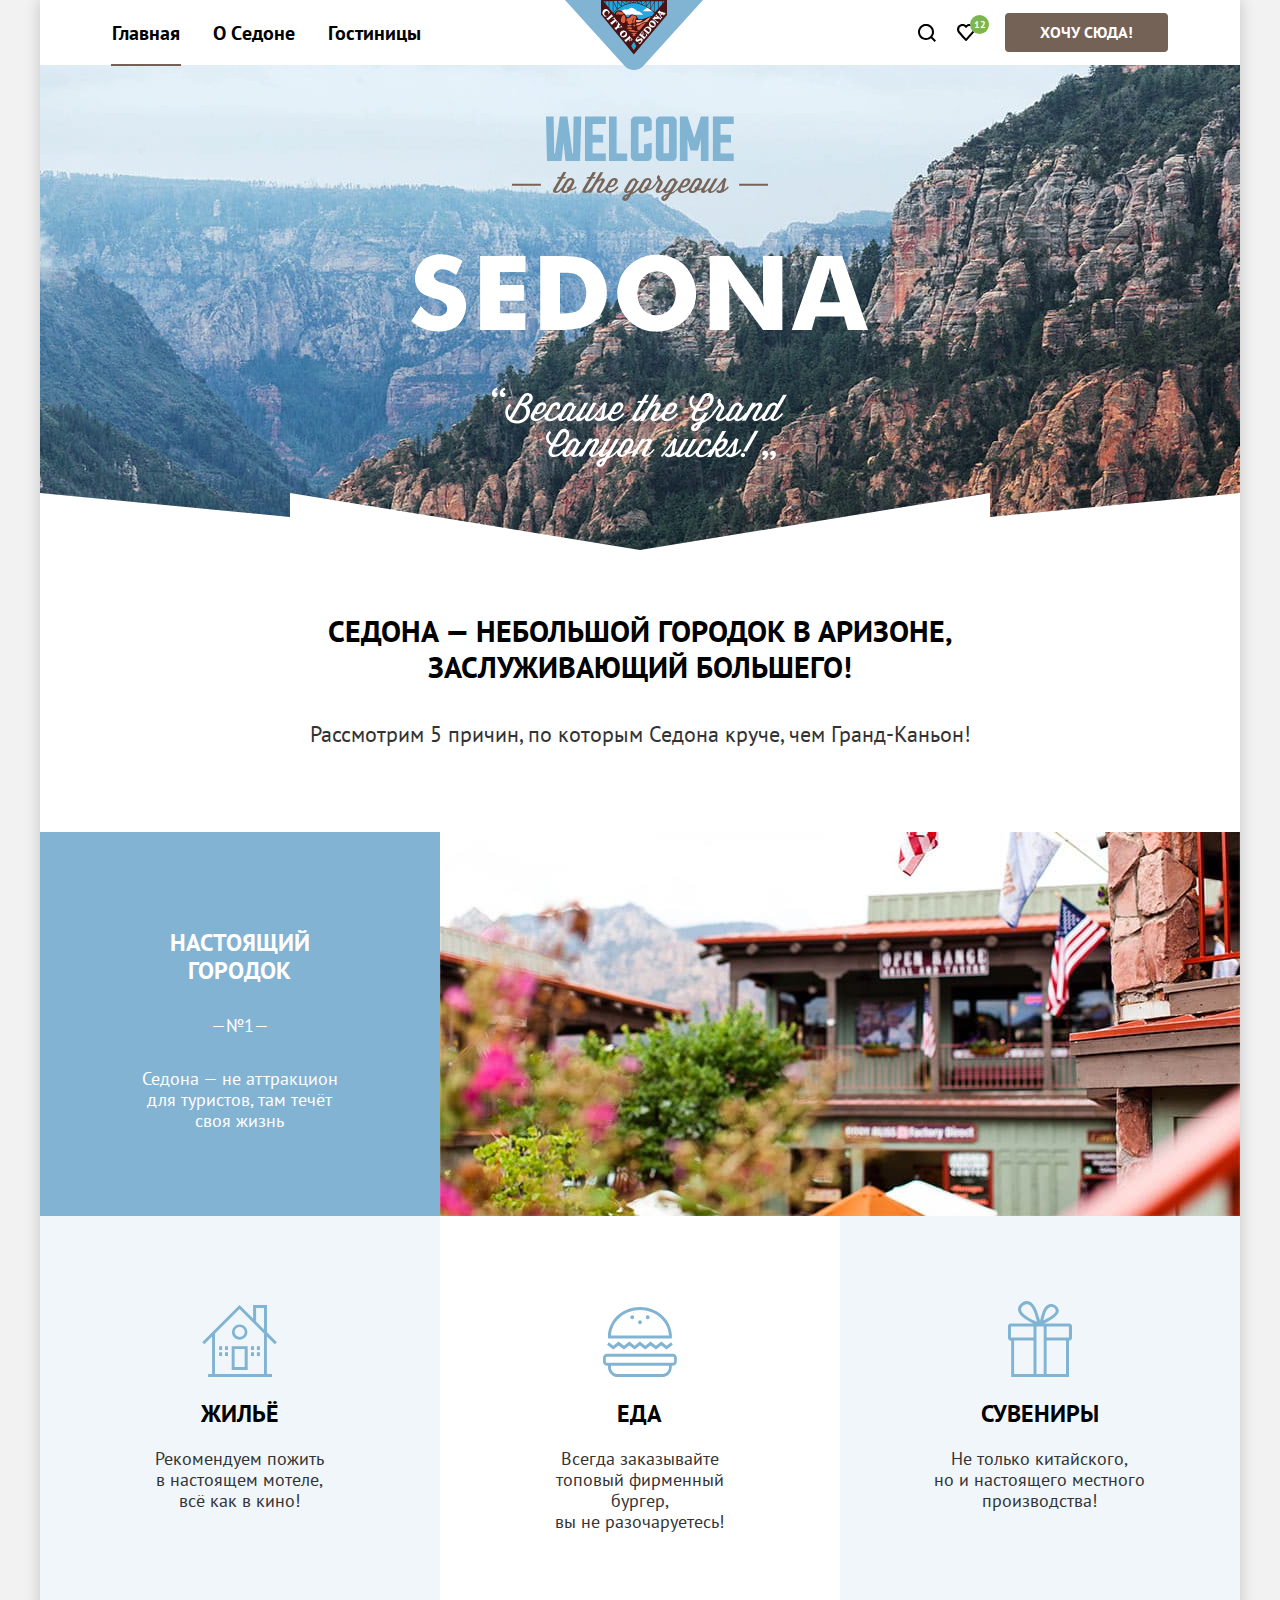
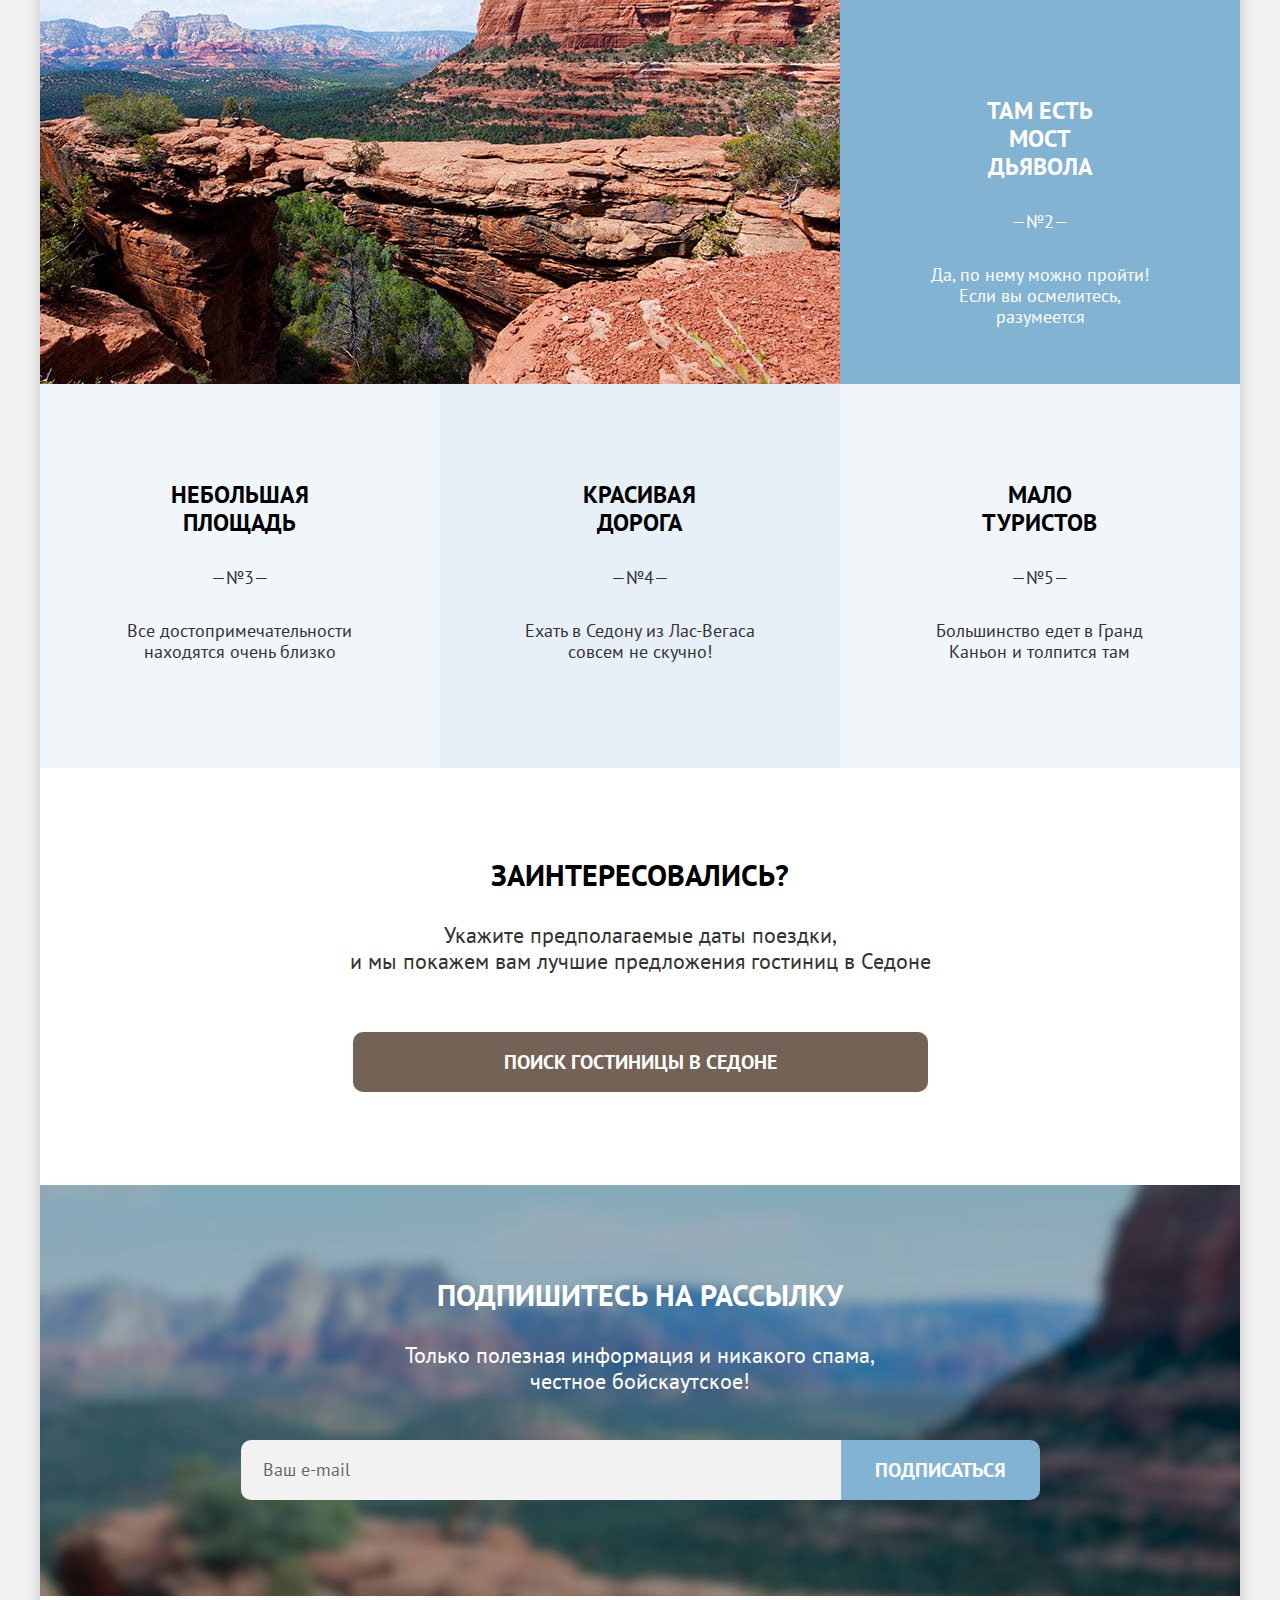
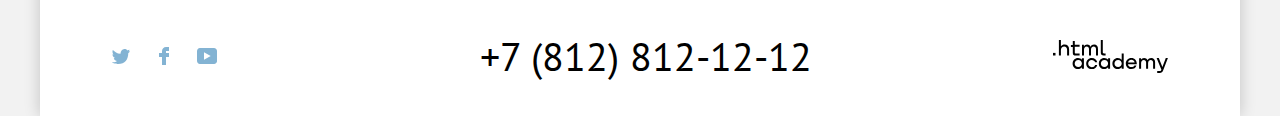
<file: index.html>
<!DOCTYPE html>
<html lang="ru">
  <head>
    <meta charset="utf-8">
    <title>HTML Academy: Седона</title>
    <link rel="stylesheet" href="styles/styles.css">
    <link rel="icon" href="favicon.ico">
  </head>
  <body>
    <div class="background-container">
      <header class="page-header">
        <nav class="navigation">
          <ul class="navigation-list">
            <li class="navigation-item">
              <a class="navigation-link navigation-link-current" href="index.html">Главная</a>
            </li>
            <li class="navigation-item">
              <a class="navigation-link" href="#">О Cедоне</a>
            </li>
            <li class="navigation-item">
              <a class="navigation-link" href="catalog.html">Гостиницы</a>
            </li>
          </ul>
          <a class="logo-link" href="index.html" aria-label="Перейти на главную страницу">
            <img class="logo" src="img/sedona-logo.svg" alt="sedona-logo" width="138" height="70">
          </a>
          <ul class="navigation-list navigation-user">
            <li class="navigation-user-item">
              <a class="navigation-link" href="#">
                <svg class="navigation-icon" aria-hidden="true" focusable="false" width="18" height="18" xmlns="http://www.w3.org/2000/svg">
                  <path fill-rule="evenodd" clip-rule="evenodd" d="M18 16.5L14.3 12.8C15.3 11.5 16 9.8 16 7.9C16 3.5 12.4 -0.1 8 -0.1C3.6 -0.1 0 3.6 0 8C0 12.4 3.6 16 8 16C9.8 16 11.5 15.4 12.9 14.3L16.6 18L18 16.5ZM8 14C4.7 14 2 11.3 2 8C2 4.7 4.7 2 8 2C11.3 2 14 4.7 14 8C14 11.3 11.3 14 8 14Z" />
                </svg>
                <span class="visually-hidden">Поиск</span>
              </a>
            </li>
            <li class="navigation-user-item">
              <a class="navigation-link" href="#">
                <svg class="navigation-icon" aria-hidden="true" focusable="false" width="18" height="18" xmlns="http://www.w3.org/2000/svg">
                  <path fill-rule="evenodd" clip-rule="evenodd" d="M8.9 17C8.6 17 8.3 16.9 8.1 16.6C2.7 10.5 1.4 9.1 1.1 8.7C0.4 7.8 0 6.6 0 5.4C0 2.4 2.4 0 5.5 0C6.8 0 8 0.5 9 1.3C10 0.5 11.3 0 12.5 0C15.5 0 18 2.4 18 5.4C18 6.7 17.5 7.9 16.7 8.8L9.7 16.7C9.5 16.9 9.3 17 8.9 17ZM2.9 7.5C3.2 7.9 6.4 11.5 9 14.4L15.2 7.4C15.7 6.9 15.9 6.2 15.9 5.4C15.9 3.6 14.4 2.1 12.6 2.1C11.6 2.1 10.6 2.6 9.9 3.4C9.6 3.7 9.3 3.8 9 3.8C8.7 3.8 8.4 3.6 8.2 3.4C7.5 2.6 6.5 2.1 5.5 2.1C3.7 2.1 2.2 3.6 2.2 5.4C2.1 6.3 2.5 7 2.9 7.5C2.8 7.5 2.8 7.5 2.9 7.5Z" />
                </svg>
                <span class="visually-hidden">Избранное</span>
              </a>
              <div class="popover popover-cart">
                <ul class="favorite-list">
                  <li class="favorite-item">
                    <a class="favorite-hotel-link" href="#">
                      <img src="img/small-desert-quail-inn.jpg" alt="Desert Quail Inn" width="48" height="48">
                      <p class="favorite-hotel-title">Desert Quail Inn</p>
                      <p>Мотель</p>
                    </a>
                    <button type="button" class="favorite-item-button">
                      <svg class="favorite-item-button-icon" width="16" height="16" xmlns="http://www.w3.org/2000/svg">
                        <path fill-rule="evenodd" clip-rule="evenodd" d="M15.3 2.3H13.1H2.8H0.6C0.3 2.3 0 2.5 0 2.8C0 3.1 0.3 3.4 0.6 3.4H2.3V15.4C2.3 15.7 2.6 16 2.9 16H13.1C13.4 16 13.7 15.7 13.7 15.4V3.4H15.4C15.7 3.4 16 3.1 16 2.8C16 2.5 15.6 2.3 15.3 2.3ZM12.5 14.8H3.4V3.4H12.5V14.8Z"/>
                        <path fill-rule="evenodd" clip-rule="evenodd" d="M6.19995 1.2H9.59995C9.89995 1.2 10.2 0.9 10.2 0.6C10.2 0.3 9.99995 0 9.69995 0H6.19995C5.89995 0 5.69995 0.3 5.69995 0.6C5.69995 0.9 5.89995 1.2 6.19995 1.2Z"/>
                        <path fill-rule="evenodd" clip-rule="evenodd" d="M6.2001 12C6.5001 12 6.8001 11.7 6.8001 11.4V5.7C6.8001 5.4 6.5001 5.1 6.2001 5.1C5.9001 5.1 5.6001 5.4 5.6001 5.7V11.4C5.7001 11.7 5.9001 12 6.2001 12Z"/>
                        <path fill-rule="evenodd" clip-rule="evenodd" d="M9.7001 12C10.0001 12 10.3001 11.7 10.3001 11.4V5.7C10.3001 5.4 10.0001 5.1 9.7001 5.1C9.4001 5.1 9.1001 5.5 9.1001 5.7V11.4C9.1001 11.7 9.3001 12 9.7001 12Z"/>
                      </svg>
                      <span class="visually-hidden">Удалить из избранного</span>
                    </button>
                  </li>
                  <li class="favorite-item">
                    <a class="favorite-hotel-link" href="#">
                      <img src="img/small-villas-at-poco-diablo.jpg" alt="Villas at Poco Diablo" width="48" height="48">
                      <p class="favorite-hotel-title">Villas at Poco Diablo</p>
                      <p>Апартаменты</p>
                    </a>
                    <button type="button" class="favorite-item-button">
                      <svg class="favorite-item-button-icon" width="16" height="16" xmlns="http://www.w3.org/2000/svg">
                        <path fill-rule="evenodd" clip-rule="evenodd" d="M15.3 2.3H13.1H2.8H0.6C0.3 2.3 0 2.5 0 2.8C0 3.1 0.3 3.4 0.6 3.4H2.3V15.4C2.3 15.7 2.6 16 2.9 16H13.1C13.4 16 13.7 15.7 13.7 15.4V3.4H15.4C15.7 3.4 16 3.1 16 2.8C16 2.5 15.6 2.3 15.3 2.3ZM12.5 14.8H3.4V3.4H12.5V14.8Z"/>
                        <path fill-rule="evenodd" clip-rule="evenodd" d="M6.19995 1.2H9.59995C9.89995 1.2 10.2 0.9 10.2 0.6C10.2 0.3 9.99995 0 9.69995 0H6.19995C5.89995 0 5.69995 0.3 5.69995 0.6C5.69995 0.9 5.89995 1.2 6.19995 1.2Z"/>
                        <path fill-rule="evenodd" clip-rule="evenodd" d="M6.2001 12C6.5001 12 6.8001 11.7 6.8001 11.4V5.7C6.8001 5.4 6.5001 5.1 6.2001 5.1C5.9001 5.1 5.6001 5.4 5.6001 5.7V11.4C5.7001 11.7 5.9001 12 6.2001 12Z"/>
                        <path fill-rule="evenodd" clip-rule="evenodd" d="M9.7001 12C10.0001 12 10.3001 11.7 10.3001 11.4V5.7C10.3001 5.4 10.0001 5.1 9.7001 5.1C9.4001 5.1 9.1001 5.5 9.1001 5.7V11.4C9.1001 11.7 9.3001 12 9.7001 12Z"/>
                      </svg>
                      <span class="visually-hidden">Удалить из избранного</span>
                    </button>
                  </li>
                </ul>
                <a class="button popover-button" href="#">Все избранные</a>
              </div>
            </li>
            <li class="navigation-user-item">
              <a class="button button-secondary navigation-link" href="#">Хочу сюда!</a>
            </li>
          </ul>
        </nav>
      </header>
      <main class="main-index">
        <div class="cover">
          <h1 class="visually-hidden">Седона</h1>
          <img class="cover-text" src="img/welcome.svg" alt="Welcome to Sedona" width="458" height="352">
        </div>
        <div class="main-title">
          <h2>Седона — небольшой городок в Аризоне, заслуживающий большего!</h2>
          <p class="subtitle">Рассмотрим 5 причин, по которым Седона круче, чем Гранд-Каньон!</p>
        </div>
        <section class="reasons">
          <h3 class="visually-hidden">Причины</h3>
          <ol class="reasons-list">
            <li class="reasons-item reasons-item-illustrated">
              <div class="reasons-item-description">
                <h4>Настоящий городок</h4>
                <p class="reason-description light">Седона&nbsp;&mdash; не&nbsp;аттракцион<br> для туристов, там течёт<br> своя жизнь</p>
              </div>
              <div class="reasons-item-image">
                <img src="img/city.jpg" alt="Город Седона" width="800" height="384">
              </div>
              <ul class="reasons-sublist">
                <li class="reasons-sublist-item">
                  <div class="sublist-item-description">
                    <h5>Жильё</h5>
                    <p class="reason-description">Рекомендуем пожить в&nbsp;настоящем мотеле,<br> всё как в&nbsp;кино!</p>
                  </div>
                </li>
                <li class="reasons-sublist-item">
                  <div class="sublist-item-description">
                    <h5>Еда</h5>
                    <p class="reason-description">Всегда заказывайте<br> топовый фирменный бургер, вы&nbsp;не&nbsp;разочаруетесь!</p>
                  </div>
                </li>
                <li class="reasons-sublist-item">
                  <div class="sublist-item-description">
                    <h5>Сувениры</h5>
                    <p class="reason-description">Не&nbsp;только китайского, но&nbsp;и&nbsp;настоящего местного производства!</p>
                  </div>
                </li>
              </ul>
            </li>
            <li class="reasons-item reasons-item-illustrated">
              <div class="reasons-item-image">
                <img src="img/devil's-bridge.jpg" alt="Мост Дьявола" width="800" height="384">
              </div>
              <div class="reasons-item-description">
                <h4 class="reasons-title">Там есть мост дьявола</h4>
                <p class="reason-description light">Да, по&nbsp;нему можно пройти! Если вы&nbsp;осмелитесь, разумеется</p>
              </div>
            </li>
            <li class="reasons-item">
              <div class="reasons-item-description">
                <h4>Небольшая площадь</h4>
                <p class="reason-description">Все достопримечательности находятся очень близко</p>
              </div>
            </li>
            <li class="reasons-item">
              <div class="reasons-item-description">
                <h4>Красивая дорога</h4>
                <p class="reason-description">Ехать в&nbsp;Седону из&nbsp;Лас-Вегаса совсем не&nbsp;скучно!</p>
              </div>
            </li>
            <li class="reasons-item">
              <div class="reasons-item-description">
                <h4>Мало туристов</h4>
                <p class="reason-description">Большинство едет в&nbsp;Гранд Каньон и&nbsp;толпится там</p>
              </div>
            </li>
          </ol>
        </section>
        <section class="search-hotel">
          <h2 class="visually-hidden">Поиск гостиницы</h2>
          <p class="header-style">Заинтересовались?</p>
          <p class="text-style">Укажите предполагаемые даты поездки,<br> и&nbsp;мы&nbsp;покажем вам лучшие предложения гостиниц в&nbsp;Седоне</p>
          <a class="button button-secondary search-block-button" href="#">Поиск гостиницы в седоне</a>
        </section>
        <section class="newsletter">
          <h2 class="newsletter-title">Подпишитесь на рассылку</h2>
          <p>Только полезная информация и&nbsp;никакого спама, честное бойскаутское!</p>
          <form class="newsletter-form" action="https://echo.htmlacademy.ru/" method="post">
            <label class="visually-hidden" for="newsletter-email">Email</label>
            <input class="field"  placeholder="Ваш e-mail" type="email" name="newsletter-email" id="newsletter-email" required>
            <button class="button button-primary subscribe" type="submit">Подписаться</button>
          </form>
        </section>
      </main>
      <footer class="page-footer">
        <div class="page-footer-container">
          <section class="footer-social">
            <h2 class="visually-hidden">Социальные сети</h2>
            <ul class="footer-social-list">
              <li class="footer-social-item">
                <a class="social-link" href="https://twitter.com/htmlacademy_ru">
                  <svg class="social-icon" aria-hidden="true" focusable="false" width="18" height="15" xmlns="http://www.w3.org/2000/svg">
                    <path fill-rule="evenodd" clip-rule="evenodd" d="M11.6 0.200056C13.4 -0.299944 14.8 0.500056 15.4 1.40006C16.1 1.20006 16.8 0.900056 17.5 0.700056C17.5 1.60006 16.9 2.20006 16.6 2.50006C17.3 2.60006 18 1.90006 18 1.90006C17.8 2.90006 16.9 3.70006 16.3 3.90006C16.1 10.7001 13 15.1001 5.7 15.0001C5.1 15.0001 5.8 15.0001 5.2 15.0001C4.8 15.0001 0.8 14.5001 0 13.1001C2.4 13.3001 4.1 12.7001 5 11.9001C4 11.6001 2.1 11.5001 1.8 9.00006C2.2 9.10006 2.4 9.20006 3.1 9.10006C1.8 8.30006 0.4 7.50006 0.5 5.30006C0.8 5.60006 1.6 5.80006 1.9 5.80006C1.1 5.60006 -0.2 2.50006 0.9 0.900056C2.8 2.80006 4.9 4.50006 8.5 4.70006C8.7 2.30006 9.7 0.800056 11.6 0.200056Z" />
                  </svg>
                  <span class="visually-hidden">Twitter</span>
                </a>
              </li>
              <li class="footer-social-item">
                <a class="social-link" href="https://www.facebook.com/htmlacademy">
                  <svg class="social-icon" aria-hidden="true" focusable="false" width="10" height="18" xmlns="http://www.w3.org/2000/svg">
                    <path fill-rule="evenodd" clip-rule="evenodd" d="M7 0C4.8 0 3 1.8 3 4V6H0V10H3V18H7V10H10V6H7V4H10V0H7Z" />
                  </svg>
                  <span class="visually-hidden">Facebook</span>
                </a>
              </li>
              <li class="footer-social-item">
                <a class="social-link" href="https://www.youtube.com/c/HTMLAcademyRUS">
                  <svg class="social-icon" aria-hidden="true" focusable="false" width="20" height="16" xmlns="http://www.w3.org/2000/svg">
                    <path fill-rule="evenodd" clip-rule="evenodd" d="M17 0H2.9C1.2 0 0 1.5 0 3.2V12.7C0 14.5 1.2 16 2.9 16H17.2C18.7 16 20.1 14.5 20.1 12.8V3.2C19.9 1.5 18.7 0 17 0ZM7 11.8V4.2L13.7 8L7 11.8Z" />
                  </svg>
                  <span class="visually-hidden">Youtube</span>
                </a>
              </li>
            </ul>
          </section>
          <section class="footer-contact">
            <h2 class="visually-hidden">Контакты</h2>
            <a class="footer-contact-phone" href="tel:+78128121212">+7 (812) 812-12-12</a>
          </section>
          <section class="footer-website">
            <h2 class="visually-hidden">Сайт разработчика</h2>
            <a class="htmlacademy-link" href="https://htmlacademy.ru/" aria-label="Перейти на сайт разработчика">
              <span class="visually-hidden">Логотип HTML Academy</span>
              <svg class="htmlacademy-icon" aria-hidden="true" focusable="false" width="115" height="33" xmlns="http://www.w3.org/2000/svg">
                <path fill-rule="evenodd" clip-rule="evenodd" d="M0 12.9V15.5H2.5V12.9H0Z"/>
                <path fill-rule="evenodd" clip-rule="evenodd" d="M11.6 4.5C10 4.5 8.80002 5.2 8.00002 6.2H7.90002V0H5.90002V15.5H7.90002V10.2C7.90002 8.1 9.20002 6.6 11.2 6.6C13 6.6 14.1 8 14.1 9.8V15.5H16.1V9.4C16.2 6.4 14.3 4.5 11.6 4.5Z"/>
                <path fill-rule="evenodd" clip-rule="evenodd" d="M26.6 4.79998H21.8V1.09998H19.8V4.89998H17.9V6.89998H19.8V12.9C19.8 14.6 20.8 15.6 22.5 15.6H26.6V13.6H22.9C22.2 13.6 21.8 13.2 21.8 12.5V6.79998H26.6V4.79998Z"/>
                <path fill-rule="evenodd" clip-rule="evenodd" d="M41.1 4.59998C39.5 4.59998 38.2 5.39998 37.6 6.69998H37.5C36.9 5.49998 35.7 4.59998 34.1 4.59998C32.7 4.59998 31.6 5.39998 31 6.39998H30.9V4.79998H29V15.4H31V9.99998C31 7.99998 32 6.49998 33.6 6.49998C35.1 6.49998 36 7.49998 36 9.09998V15.4H38V9.79998C38 7.39998 39.4 6.49998 40.6 6.49998C42.1 6.49998 43 7.49998 43 9.09998V15.4H45V8.89998C45.1 6.39998 43.6 4.59998 41.1 4.59998Z"/>
                <path fill-rule="evenodd" clip-rule="evenodd" d="M47.8 12.7C47.8 14.4 48.8 15.4 50.6 15.4H52.6V13.4H50.9001C50.2001 13.4 49.8 13 49.8 12.3V0H47.8V12.7Z"/>
                <path fill-rule="evenodd" clip-rule="evenodd" d="M28.9 19.7C28 18.6 26.7 17.9 25 17.9C21.9 17.9 19.6 20.2 19.6 23.5C19.6 26.8 21.9 29.1 25 29.1C26.8 29.1 28 28.3 28.8 27.2H28.9V28.8H30.9V18.2H28.9V19.7ZM25.3 27.1C23.1 27.1 21.7 25.5 21.7 23.5C21.7 21.5 23.1 19.9 25.3 19.9C27.5 19.9 28.9 21.5 28.9 23.5C28.9 25.4 27.5 27.1 25.3 27.1Z"/>
                <path fill-rule="evenodd" clip-rule="evenodd" d="M44.2 22C43.7 19.6 41.5999 17.9 38.7999 17.9C35.3999 17.9 33.2 20.4 33.2 23.5C33.2 26.6 35.3999 29.1 38.7999 29.1C41.5999 29.1 43.7 27.3 44.2 24.9H42.0999C41.6999 26.2 40.3999 27.2 38.7999 27.2C36.5999 27.2 35.2 25.6 35.2 23.6C35.2 21.6 36.5999 20 38.7999 20C40.3999 20 41.5999 21 42.0999 22.2H44.2V22Z"/>
                <path fill-rule="evenodd" clip-rule="evenodd" d="M55.1 19.7C54.2 18.6 52.9001 17.9 51.2001 17.9C48.1001 17.9 45.8 20.2 45.8 23.5C45.8 26.8 48.1001 29.1 51.2001 29.1C53.0001 29.1 54.2 28.3 55 27.2H55.1V28.8H57.1V18.2H55.1V19.7ZM51.5 27.1C49.3 27.1 47.9001 25.5 47.9001 23.5C47.9001 21.5 49.3 19.9 51.5 19.9C53.7 19.9 55.1 21.5 55.1 23.5C55.1 25.4 53.6 27.1 51.5 27.1Z"/>
                <path fill-rule="evenodd" clip-rule="evenodd" d="M68.7 19.8C67.8 18.7 66.5 17.9 64.8 17.9C61.7 17.9 59.4 20.2 59.4 23.5C59.4 26.8 61.6 29.1 64.8 29.1C66.5 29.1 67.8 28.3 68.6 27.3H68.7V28.8H70.7V13.4H68.7V19.8ZM65.1 27.1C62.9 27.1 61.5 25.5 61.5 23.5C61.5 21.5 62.9 19.9 65.1 19.9C67.3 19.9 68.7 21.5 68.7 23.5C68.6 25.5 67.2 27.1 65.1 27.1Z"/>
                <path fill-rule="evenodd" clip-rule="evenodd" d="M78.3 17.9C75 17.9 72.8 20.4 72.8 23.5C72.8 26.5 74.9 29.1 78.3 29.1C80.8 29.1 82.8 27.8 83.5 25.5H81.4C80.9 26.5 79.8 27.1 78.4 27.1C76.5 27.1 75.1 25.8 75 24.2H83.8C84 20.6 81.8 17.9 78.3 17.9ZM78.3 19.8C80 19.8 81.3 20.8 81.6 22.4H75.1C75.4 20.9 76.6 19.8 78.3 19.8Z"/>
                <path fill-rule="evenodd" clip-rule="evenodd" d="M98.2 17.9C96.6 17.9 95.3 18.7 94.6 19.9H94.5C93.9 18.7 92.7 17.9 91.1 17.9C89.7 17.9 88.6 18.6 88 19.7V18.2H86.1V28.8H88.1V23.4C88.1 21.4 89.1 20 90.7 19.9C92.2 19.9 93.1 20.9 93.1 22.5V28.8H95.1V23.2C95.1 20.8 96.5 19.9 97.7 19.9C99.2 19.9 100.1 20.9 100.1 22.5V28.8H102.1V22.3C102.2 19.7 100.7 17.9 98.2 17.9Z"/>
                <path fill-rule="evenodd" clip-rule="evenodd" d="M109.4 27L105.8 18.1H103.6L108.4 29.7C108.1 30.6 107.7 30.9 106.7 30.9H104.2V32.9H106.7C108.5 32.9 109.5 32.1 110.2 30.3L114.9 18.1H112.8L109.4 27Z"/>
              </svg>
            </a>
          </section>
        </div>
      </footer>
      <div class="modal-container modal-container-close">
        <div class="modal modal-search">
          <button class="modal-close-button" type="button">
            <svg class="close-icon" aria-hidden="true" focusable="false" width="13" height="13" xmlns="http://www.w3.org/2000/svg">
              <path fill-rule="evenodd" clip-rule="evenodd" d="M13 1.2L11.8 0L6.5 5.3L1.2 0L0 1.2L5.3 6.5L0 11.8L1.2 13L6.5 7.7L11.8 13L13 11.8L7.7 6.5L13 1.2Z"/>
            </svg>
            <span class="visually-hidden">Закрыть</span>
          </button>
          <section class="modal-content">
            <h2 class="modal-title">Поиск гостиницы в Седоне</h2>
            <form class="search-form" action="https://echo.htmlacademy.ru/" method="post">
              <p class="field-group">
                <label class="form-title" for="date-in">Дата заезда:</label>
                <input class="search-form-field date-field" type="text" id="date-in" value="27 апреля 2020" name="date-in">
              </p>
              <span class="form-description error">Мы не можем отправить вас в прошлое.</span>
              <p class="field-group">
                <label class="form-title" for="date-out">Дата выезда:</label>
                <input class="search-form-field date-field" type="text" id="date-out" value="1 сентября 2021" name="date-out">
              </p>
              <span class="form-description">На эти даты есть свободные номера. Пока есть.</span>
              <p class="field-group score">
                <label class="form-title" for="adults">Взрослые:</label>
                <input class="search-form-field" type="number" id="adults" value="2" name="adults">
                <button class="button-minus" type="button">
                  <svg class="minus-icon" aria-hidden="true" focusable="false" width="13" height="13" xmlns="http://www.w3.org/2000/svg">
                    <path fill-rule="evenodd" clip-rule="evenodd" d="M0 0L0 1L13 1V0L0 0Z"/>
                  </svg>
                  <span class="visually-hidden">Минус</span>
                </button>
                <button class="button-plus" type="button">
                  <svg class="plus-icon" aria-hidden="true" focusable="false" width="13" height="13" xmlns="http://www.w3.org/2000/svg">
                    <path fill-rule="evenodd" clip-rule="evenodd" d="M13 6H7V0H6V6H0V7H6V13H7V7H13V6Z"/>
                  </svg>
                  <span class="visually-hidden">Плюс</span>
                </button>
              </p>
              <p class="field-group score">
                <label class="form-title" for="children">Дети:</label>
                <button class="info" type="button">
                  <span class="visually-hidden">Посмотреть дополнительную информацию</span>
                  <svg class="info-icon" aria-hidden="true" focusable="false" width="25" height="25" xmlns="http://www.w3.org/2000/svg">
                    <circle cx="12" cy="12" r="12"/>
                    <path fill-rule="evenodd" clip-rule="evenodd" d="M12 17H13V11H12V17Z" fill="white"/>
                    <path fill-rule="evenodd" clip-rule="evenodd" d="M13 8H12V9H13V8Z" fill="white"/>
                  </svg>
                  <span class="tooltip">Укажите количество детей, которые будут с вами, возраст которых от 6 до 18 лет. Дети до 6 лет размещаются бесплатно.</span>
                </button>
                <input class="search-form-field" type="number" id="children" value="1" name="children">
                <button class="button-minus" type="button">
                  <svg class="minus-icon" aria-hidden="true" focusable="false" width="13" height="13" xmlns="http://www.w3.org/2000/svg">
                    <path fill-rule="evenodd" clip-rule="evenodd" d="M0 0L0 1L13 1V0L0 0Z"/>
                  </svg>
                  <span class="visually-hidden">Минус</span>
                </button>
                <button class="button-plus" type="button">
                  <svg class="plus-icon" aria-hidden="true" focusable="false" width="13" height="13" xmlns="http://www.w3.org/2000/svg">
                    <path fill-rule="evenodd" clip-rule="evenodd" d="M13 6H7V0H6V6H0V7H6V13H7V7H13V6Z"/>
                  </svg>
                  <span class="visually-hidden">Плюс</span>
                </button>
              </p>
              <button class="button button-primary search-button" type="submit">Найти</button>
            </form>
          </section>
        </div>
      </div>
    </div>
  </body>
</html>
</file>
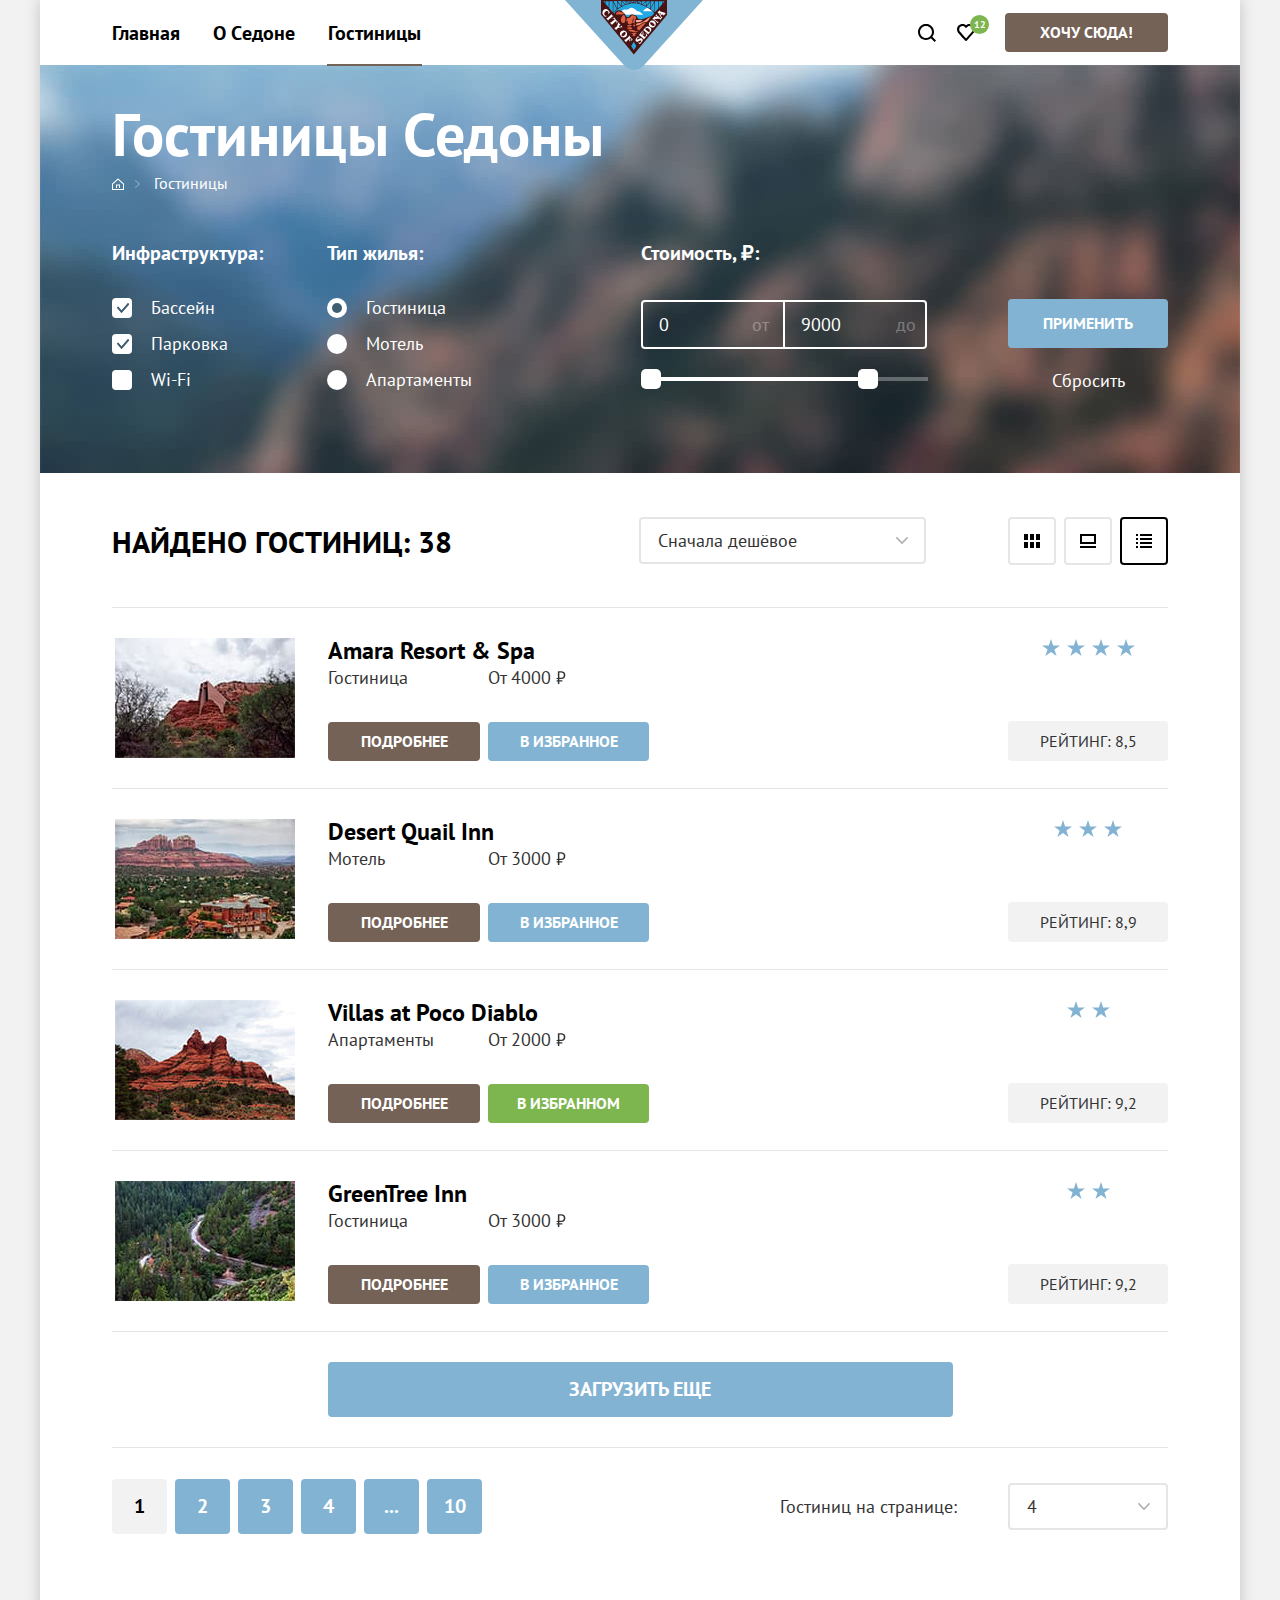
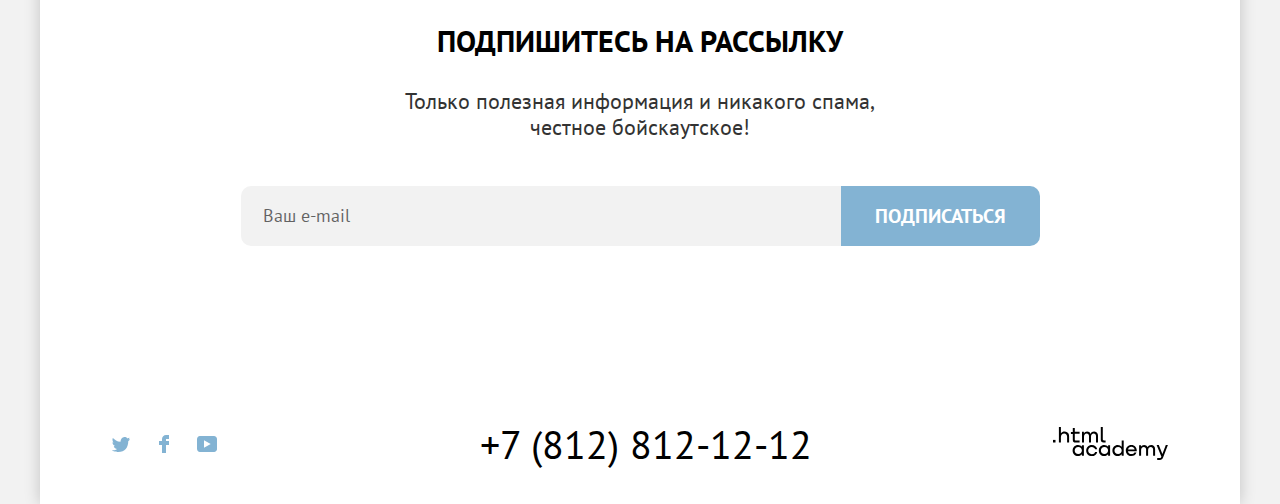
<file: catalog.html>
<!DOCTYPE html>
<html lang="ru">
  <head>
    <meta charset="utf-8">
    <title>HTML Academy: Седона</title>
    <link rel="stylesheet" href="styles/styles.css">
    <link rel="icon" href="favicon.ico">
  </head>
  <body>
    <div class="background-container">
      <header class="page-header">
        <nav class="navigation">
          <ul class="navigation-list">
            <li class="navigation-item">
              <a class="navigation-link" href="index.html">Главная</a>
            </li>
            <li class="navigation-item">
              <a class="navigation-link" href="#">О Cедоне</a>
            </li>
            <li class="navigation-item">
              <a class="navigation-link navigation-link-current" href="catalog.html">Гостиницы</a>
            </li>
          </ul>
          <a class="logo-link" href="index.html" aria-label="Перейти на главную страницу">
            <img class="logo" src="img/sedona-logo.svg" alt="sedona-logo" width="138" height="70">
          </a>
          <ul class="navigation-list navigation-user">
            <li class="navigation-user-item">
              <a class="navigation-link" href="#">
                <svg class="navigation-icon" aria-hidden="true" focusable="false" width="18" height="18" xmlns="http://www.w3.org/2000/svg">
                  <path fill-rule="evenodd" clip-rule="evenodd" d="M18 16.5L14.3 12.8C15.3 11.5 16 9.8 16 7.9C16 3.5 12.4 -0.1 8 -0.1C3.6 -0.1 0 3.6 0 8C0 12.4 3.6 16 8 16C9.8 16 11.5 15.4 12.9 14.3L16.6 18L18 16.5ZM8 14C4.7 14 2 11.3 2 8C2 4.7 4.7 2 8 2C11.3 2 14 4.7 14 8C14 11.3 11.3 14 8 14Z"/>
                </svg>
                <span class="visually-hidden">Поиск</span>
              </a>
            </li>
            <li class="navigation-user-item">
              <a class="navigation-link" href="#">
                <svg class="navigation-icon" aria-hidden="true" focusable="false" width="18" height="18" xmlns="http://www.w3.org/2000/svg">
                  <path fill-rule="evenodd" clip-rule="evenodd" d="M8.9 17C8.6 17 8.3 16.9 8.1 16.6C2.7 10.5 1.4 9.1 1.1 8.7C0.4 7.8 0 6.6 0 5.4C0 2.4 2.4 0 5.5 0C6.8 0 8 0.5 9 1.3C10 0.5 11.3 0 12.5 0C15.5 0 18 2.4 18 5.4C18 6.7 17.5 7.9 16.7 8.8L9.7 16.7C9.5 16.9 9.3 17 8.9 17ZM2.9 7.5C3.2 7.9 6.4 11.5 9 14.4L15.2 7.4C15.7 6.9 15.9 6.2 15.9 5.4C15.9 3.6 14.4 2.1 12.6 2.1C11.6 2.1 10.6 2.6 9.9 3.4C9.6 3.7 9.3 3.8 9 3.8C8.7 3.8 8.4 3.6 8.2 3.4C7.5 2.6 6.5 2.1 5.5 2.1C3.7 2.1 2.2 3.6 2.2 5.4C2.1 6.3 2.5 7 2.9 7.5C2.8 7.5 2.8 7.5 2.9 7.5Z"/>
                </svg>
                <span class="visually-hidden">Избранное</span>
              </a>
            </li>
            <li class="navigation-user-item">
              <a class="button button-secondary navigation-link" href="#">Хочу сюда!</a>
            </li>
          </ul>
        </nav>
      </header>
      <main class="main-inner">
        <div class="cover-inner">
          <header class="inner-header">
            <h1 class="inner-header-title">Гостиницы Седоны</h1>
            <ul class="breadcrumbs">
              <li class="breadcrumbs-item">
                <a class="breadcrumbs-link" href="index.html">
                  <svg class="breadcrumbs-icon" aria-hidden="true" focusable="false" width="12" height="12" xmlns="http://www.w3.org/2000/svg">
                    <path fill-rule="evenodd" clip-rule="evenodd" d="M6 0.299988L0 5.79999V12H12V5.79999L6 0.299988ZM11 11H1V6.19999L6 1.69999L11 6.19999V11Z"/>
                    <path fill-rule="evenodd" clip-rule="evenodd" d="M4 10H5V7.5H7V10H8V6.5H4V10Z"/>
                  </svg>
                  <span class="visually-hidden">Главная</span>
                </a>
              </li>
              <li class="breadcrumbs-item">
                <a class="breadcrumbs-link">Гостиницы</a>
              </li>
            </ul>
          </header>
          <h2 class="visually-hidden">Параметры поиска</h2>
          <form class="catalog-filter" action="https://echo.htmlacademy.ru/" method="get">
            <fieldset class="options">
              <legend class="catalog-filter-title">Инфраструктура:</legend>
              <ul class="catalog-filter-list">
                <li class="catalog-filter-item">
                  <label class="control">
                    <input class="visually-hidden control-input" type="checkbox" name="pool" checked>
                    <span class="control-mark"></span>
                    <span class="control-label">Бассейн</span>
                  </label>
                </li>
                <li class="catalog-filter-item">
                  <label class="control">
                    <input class="visually-hidden control-input" type="checkbox" name="parking" checked>
                    <span class="control-mark"></span>
                    <span class="control-label">Парковка</span>
                  </label>
                </li>
                <li class="catalog-filter-item">
                  <label class="control">
                    <input class="visually-hidden control-input" type="checkbox" name="wi-fi">
                    <span class="control-mark"></span>
                    <span class="control-label">Wi-Fi</span>
                  </label>
                </li>
              </ul>
            </fieldset>
            <fieldset class="options">
              <legend class="catalog-filter-title">Тип жилья:</legend>
              <ul class="catalog-filter-list">
                <li class="catalog-filter-item">
                  <label class="control">
                    <input class="visually-hidden control-input" type="radio" name="type-of-housing" value="hotel" checked>
                    <span class="control-mark"></span>
                    <span class="control-label">Гостиница</span>
                  </label>
                </li>
                <li class="catalog-filter-item">
                  <label class="control">
                    <input class="visually-hidden control-input" type="radio" name="type-of-housing" value="motel">
                    <span class="control-mark"></span>
                    <span class="control-label">Мотель</span>
                  </label>
                </li>
                <li class="catalog-filter-item">
                  <label class="control">
                    <input class="visually-hidden control-input" type="radio" name="type-of-housing" value="apartments">
                    <span class="control-mark"></span>
                    <span class="control-label">Апартаменты</span>
                  </label>
                </li>
              </ul>
            </fieldset>
            <fieldset class="price">
              <legend class="catalog-filter-title">Стоимость, ₽:</legend>
              <div class="range">
                <div class="range-wrapper-inputs">
                  <p class="field-group-range-input">
                    <label class="catalog-filter-label" for="min-price">oт</label>
                    <input class="range-input" type="number" value="0" id="min-price" name="min-price">
                  </p>
                  <p class="field-group-range-input">
                    <label class="catalog-filter-label" for="max-price">до</label>
                    <input class="range-input" type="number" value="9000" id="max-price" name="max-price">
                  </p>
                </div>
                <div class="range-scale">
                  <div class="range-bar" style="width: 227px">
                    <button class="range-toggle toggle-min" type="button">
                      <span class="visually-hidden">Изменить минимальную цену.</span>
                    </button>
                    <button class="range-toggle toggle-max" type="button">
                      <span class="visually-hidden">Изменить максимальную цену.</span>
                    </button>
                  </div>
                </div>
              </div>
            </fieldset>
            <div class="button-container">
              <button class="button button-submit" type="submit">Применить</button>
              <button class="button button-reset" type="reset">Сбросить</button>
            </div>
          </form>
        </div>
        <section class="catalog-hotels">
          <div class="sorting-container">
            <h2>Найдено гостиниц:
              <span class="js-result">38</span>
            </h2>
            <div class="sorting">
              <form class="sorting-type" action="https://echo.htmlacademy.ru/" method="get">
                <label class="visually-hidden" for="sorting">Сортировка</label>
                <select class="select-control" id="sorting" name="sorting">
                  <option value="cheap">Сначала дешёвое</option>
                  <option value="expensive">Сначала дорогое</option>
                  <option value="popular">Сначала популярное</option>
                </select>
                <button class="visually-hidden" type="submit">Отсортировать гостиницы</button>
              </form>
              <div class="sorting-buttons">
                <a href="#" class="button-view">
                  <svg class="tiles" aria-hidden="true" focusable="false" width="16" height="14" xmlns="http://www.w3.org/2000/svg">
                    <path fill-rule="evenodd" clip-rule="evenodd" d="M4 0H0V6H4V0Z"/>
                    <path fill-rule="evenodd" clip-rule="evenodd" d="M16 0H12V6H16V0Z"/>
                    <path fill-rule="evenodd" clip-rule="evenodd" d="M10 0H6V6H10V0Z"/>
                    <path fill-rule="evenodd" clip-rule="evenodd" d="M4 8H0V14H4V8Z"/>
                    <path fill-rule="evenodd" clip-rule="evenodd" d="M16 8H12V14H16V8Z"/>
                    <path fill-rule="evenodd" clip-rule="evenodd" d="M10 8H6V14H10V8Z"/>
                  </svg>
                  <span class="visually-hidden">Показать карточки</span>
                </a>
                <a href="#" class="button-view">
                  <svg class="slideshow" aria-hidden="true" focusable="false" width="16" height="14" xmlns="http://www.w3.org/2000/svg">
                    <path fill-rule="evenodd" clip-rule="evenodd" d="M16 12H0V14H16V12Z"/>
                    <path fill-rule="evenodd" clip-rule="evenodd" d="M14 2V8H2V2H14ZM16 0H0V10H16V0Z"/>
                  </svg>
                  <span class="visually-hidden">Показать галлерею</span>
                </a>
                <a href="#" class="button-view active">
                  <svg class="list" aria-hidden="true" focusable="false" width="16" height="14" xmlns="http://www.w3.org/2000/svg">
                    <path fill-rule="evenodd" clip-rule="evenodd" d="M2 0H0V2H2V0Z"/>
                    <path fill-rule="evenodd" clip-rule="evenodd" d="M16 0H4V2H16V0Z"/>
                    <path fill-rule="evenodd" clip-rule="evenodd" d="M2 4H0V6H2V4Z"/>
                    <path fill-rule="evenodd" clip-rule="evenodd" d="M16 4H4V6H16V4Z"/>
                    <path fill-rule="evenodd" clip-rule="evenodd" d="M2 8H0V10H2V8Z"/>
                    <path fill-rule="evenodd" clip-rule="evenodd" d="M16 8H4V10H16V8Z"/>
                    <path fill-rule="evenodd" clip-rule="evenodd" d="M2 12H0V14H2V12Z"/>
                    <path fill-rule="evenodd" clip-rule="evenodd" d="M16 12H4V14H16V12Z"/>
                  </svg>
                  <span class="visually-hidden">Показать список</span>
                </a>
              </div>
            </div>
          </div>
          <ul class="search-result-list">
            <li class="search-result">
              <div class="search-result-description">
                <h3 class="search-result-title">
                  <a href="#">Amara Resort & Spa</a>
                </h3>
                <div class="search-result-info">
                  <p>Гостиница</p>
                  <p>От 4000
                    <svg width="10" height="13" fill="none" xmlns="http://www.w3.org/2000/svg">
                      <path d="M.594 6.952h1.278V.526C2.328.418 2.814.345999 3.33.309999 3.858.274 4.38.256 4.896.256c.552 0 1.092.054 1.62.161999.54.108 1.014.306 1.422.594001.42.288.756.678 1.008 1.17.252.492.378 1.122.378 1.89 0 .756-.132 1.386-.396 1.89-.252.504-.594.912-1.026 1.224-.42.312-.906.534-1.458.666-.54.132-1.092.204-1.656.216l-1.422.018v1.278h2.988v1.116H3.366V13H1.872v-2.52H.594V9.364h1.278V8.068H.594V6.952Zm4.338-5.436c-.312 0-.612.012-.9.036-.276.012-.498.036-.666.072v5.22h1.368c.36 0 .72-.036 1.08-.108.36-.072.684-.21.972-.414.288-.204.522-.48.702-.828.18-.36.264-.828.252-1.404.012-.492-.06-.9-.216-1.224-.144-.336-.348-.6-.612-.792-.252-.204-.552-.348-.9-.432-.336-.084-.696-.126-1.08-.126Z" fill="#333"/>
                    </svg>
                  </p>
                  <a class="button button-secondary search-result-link" href="#">Подробнее</a>
                  <a class="button button-primary search-result-link" href="#">В избранное</a>
                </div>
              </div>
              <a class="search-result-image" href="#">
                <img src="img/amara-resort-and-spa.jpg" alt="Amara Resort & Spa" width="180" height="120">
              </a>
              <div class="search-result-rating-block">
                <div class="search-result-stars">
                  <span class="star-icon"></span>
                  <span class="star-icon"></span>
                  <span class="star-icon"></span>
                  <span class="star-icon"></span>
                </div>
                <p class="search-result-rating">Рейтинг: 8,5</p>
              </div>
            </li>
            <li class="search-result">
              <div class="search-result-description">
                <h3 class="search-result-title">
                  <a href="#">Desert Quail Inn</a>
                </h3>
                <div class="search-result-info">
                  <p>Мотель</p>
                  <p>От 3000
                    <svg width="10" height="13" fill="none" xmlns="http://www.w3.org/2000/svg">
                      <path d="M.594 6.952h1.278V.526C2.328.418 2.814.345999 3.33.309999 3.858.274 4.38.256 4.896.256c.552 0 1.092.054 1.62.161999.54.108 1.014.306 1.422.594001.42.288.756.678 1.008 1.17.252.492.378 1.122.378 1.89 0 .756-.132 1.386-.396 1.89-.252.504-.594.912-1.026 1.224-.42.312-.906.534-1.458.666-.54.132-1.092.204-1.656.216l-1.422.018v1.278h2.988v1.116H3.366V13H1.872v-2.52H.594V9.364h1.278V8.068H.594V6.952Zm4.338-5.436c-.312 0-.612.012-.9.036-.276.012-.498.036-.666.072v5.22h1.368c.36 0 .72-.036 1.08-.108.36-.072.684-.21.972-.414.288-.204.522-.48.702-.828.18-.36.264-.828.252-1.404.012-.492-.06-.9-.216-1.224-.144-.336-.348-.6-.612-.792-.252-.204-.552-.348-.9-.432-.336-.084-.696-.126-1.08-.126Z" fill="#333"/>
                    </svg>
                  </p>
                  <a class="button button-secondary search-result-link" href="#">Подробнее</a>
                  <a class="button button-primary search-result-link" href="#">В избранное</a>
                </div>
              </div>
              <a class="search-result-image" href="#">
                <img src="img/desert-quail-inn.jpg" alt="Desert Quail Inn" width="180" height="120">
              </a>
              <div class="search-result-rating-block">
                <div class="search-result-stars">
                  <span class="star-icon"></span>
                  <span class="star-icon"></span>
                  <span class="star-icon"></span>
                </div>
                <p class="search-result-rating">Рейтинг: 8,9</p>
              </div>
            </li>
            <li class="search-result">
              <div class="search-result-description">
                <h3 class="search-result-title">
                  <a href="#">Villas at Poco Diablo</a>
                </h3>
                <div class="search-result-info">
                  <p>Апартаменты</p>
                  <p>От 2000
                    <svg width="10" height="13" fill="none" xmlns="http://www.w3.org/2000/svg">
                      <path d="M.594 6.952h1.278V.526C2.328.418 2.814.345999 3.33.309999 3.858.274 4.38.256 4.896.256c.552 0 1.092.054 1.62.161999.54.108 1.014.306 1.422.594001.42.288.756.678 1.008 1.17.252.492.378 1.122.378 1.89 0 .756-.132 1.386-.396 1.89-.252.504-.594.912-1.026 1.224-.42.312-.906.534-1.458.666-.54.132-1.092.204-1.656.216l-1.422.018v1.278h2.988v1.116H3.366V13H1.872v-2.52H.594V9.364h1.278V8.068H.594V6.952Zm4.338-5.436c-.312 0-.612.012-.9.036-.276.012-.498.036-.666.072v5.22h1.368c.36 0 .72-.036 1.08-.108.36-.072.684-.21.972-.414.288-.204.522-.48.702-.828.18-.36.264-.828.252-1.404.012-.492-.06-.9-.216-1.224-.144-.336-.348-.6-.612-.792-.252-.204-.552-.348-.9-.432-.336-.084-.696-.126-1.08-.126Z" fill="#333"/>
                    </svg>
                  </p>
                  <a class="button button-secondary search-result-link" href="#">Подробнее</a>
                  <a class="button button-primary search-result-link current" href="#">В избранном</a>
                </div>
              </div>
              <a class="search-result-image" href="#">
                <img src="img/villas-at-poco-diablo.jpg" alt="Villas at Poco Diablo" width="180" height="120">
              </a>
              <div class="search-result-rating-block">
                <div class="search-result-stars">
                  <span class="star-icon"></span>
                  <span class="star-icon"></span>
                </div>
                <p class="search-result-rating">Рейтинг: 9,2</p>
              </div>
            </li>
            <li class="search-result">
              <div class="search-result-description">
                <h3 class="search-result-title">
                  <a href="#">GreenTree Inn</a>
                </h3>
                <div class="search-result-info">
                  <p>Гостиница</p>
                  <p>От 3000
                    <svg width="10" height="13" fill="none" xmlns="http://www.w3.org/2000/svg">
                      <path d="M.594 6.952h1.278V.526C2.328.418 2.814.345999 3.33.309999 3.858.274 4.38.256 4.896.256c.552 0 1.092.054 1.62.161999.54.108 1.014.306 1.422.594001.42.288.756.678 1.008 1.17.252.492.378 1.122.378 1.89 0 .756-.132 1.386-.396 1.89-.252.504-.594.912-1.026 1.224-.42.312-.906.534-1.458.666-.54.132-1.092.204-1.656.216l-1.422.018v1.278h2.988v1.116H3.366V13H1.872v-2.52H.594V9.364h1.278V8.068H.594V6.952Zm4.338-5.436c-.312 0-.612.012-.9.036-.276.012-.498.036-.666.072v5.22h1.368c.36 0 .72-.036 1.08-.108.36-.072.684-.21.972-.414.288-.204.522-.48.702-.828.18-.36.264-.828.252-1.404.012-.492-.06-.9-.216-1.224-.144-.336-.348-.6-.612-.792-.252-.204-.552-.348-.9-.432-.336-.084-.696-.126-1.08-.126Z" fill="#333"/>
                    </svg>
                  </p>
                  <a class="button button-secondary search-result-link" href="#">Подробнее</a>
                  <a class="button button-primary search-result-link" href="#">В избранное</a>
                </div>
              </div>
              <a class="search-result-image" href="#">
                <img src="img/greentree-inn.jpg" alt="GreenTree Inn" width="180" height="120">
              </a>
              <div class="search-result-rating-block">
                <div class="search-result-stars">
                  <span class="star-icon"></span>
                  <span class="star-icon"></span>
                </div>
                <p class="search-result-rating">Рейтинг: 9,2</p>
              </div>
            </li>
          </ul>
          <p class="show-more">
            <button class="button button-primary show-more-button" type="button">Загрузить еще</button>
          </p>
          <div class="pagination-container">
            <ul class="pagination-list">
              <li class="pagination-item">
                <a class="button button-primary pagination-link pagination-current">1</a>
              </li>
              <li class="pagination-item">
                <a class="button button-primary pagination-link" href="#">2</a>
              </li>
              <li class="pagination-item">
                <a class="button button-primary pagination-link" href="#">3</a>
              </li>
              <li class="pagination-item">
                <a class="button button-primary pagination-link" href="#">4</a>
              </li>
              <li class="pagination-item">
                <a class="button button-primary pagination-link" href="#">...</a>
              </li>
              <li class="pagination-item">
                <a class="button button-primary pagination-link" href="#">10</a>
              </li>
            </ul>
            <form class="number-of-items" action="https://echo.htmlacademy.ru/" method="get">
              <label class="title-number-of-items" for="items">Гостиниц на странице:</label>
              <select class="select-control" id="items" name="items">
                <option value="4">4</option>
                <option value="12">12</option>
                <option value="24">24</option>
              </select>
              <button class="visually-hidden" type="submit">Отсортировать гостиницы</button>
            </form>
          </div>
        </section>
        <section class="newsletter-inner">
          <h2 class="newsletter-title">Подпишитесь на рассылку</h2>
          <p>Только полезная информация и&nbsp;никакого спама, честное бойскаутское!</p>
          <form class="newsletter-form" action="https://echo.htmlacademy.ru/" method="post">
            <label class="visually-hidden" for="newsletter-email">Email</label>
            <input class="field"  placeholder="Ваш e-mail" type="email" name="newsletter-email" id="newsletter-email" required>
            <button class="button button-primary subscribe" type="submit">Подписаться</button>
          </form>
        </section>
      </main>
      <footer class="page-footer">
        <div class="page-footer-container">
          <section class="footer-social">
            <h2 class="visually-hidden">Социальные сети</h2>
            <ul class="footer-social-list">
              <li class="footer-social-item">
                <a class="social-link" href="https://twitter.com/htmlacademy_ru">
                  <svg class="social-icon" aria-hidden="true" focusable="false" width="18" height="15" xmlns="http://www.w3.org/2000/svg">
                    <path fill-rule="evenodd" clip-rule="evenodd" d="M11.6 0.200056C13.4 -0.299944 14.8 0.500056 15.4 1.40006C16.1 1.20006 16.8 0.900056 17.5 0.700056C17.5 1.60006 16.9 2.20006 16.6 2.50006C17.3 2.60006 18 1.90006 18 1.90006C17.8 2.90006 16.9 3.70006 16.3 3.90006C16.1 10.7001 13 15.1001 5.7 15.0001C5.1 15.0001 5.8 15.0001 5.2 15.0001C4.8 15.0001 0.8 14.5001 0 13.1001C2.4 13.3001 4.1 12.7001 5 11.9001C4 11.6001 2.1 11.5001 1.8 9.00006C2.2 9.10006 2.4 9.20006 3.1 9.10006C1.8 8.30006 0.4 7.50006 0.5 5.30006C0.8 5.60006 1.6 5.80006 1.9 5.80006C1.1 5.60006 -0.2 2.50006 0.9 0.900056C2.8 2.80006 4.9 4.50006 8.5 4.70006C8.7 2.30006 9.7 0.800056 11.6 0.200056Z" />
                  </svg>
                  <span class="visually-hidden">Twitter</span>
                </a>
              </li>
              <li class="footer-social-item">
                <a class="social-link" href="https://www.facebook.com/htmlacademy">
                  <svg class="social-icon" aria-hidden="true" focusable="false" width="10" height="18" xmlns="http://www.w3.org/2000/svg">
                    <path fill-rule="evenodd" clip-rule="evenodd" d="M7 0C4.8 0 3 1.8 3 4V6H0V10H3V18H7V10H10V6H7V4H10V0H7Z" />
                  </svg>
                  <span class="visually-hidden">Facebook</span>
                </a>
              </li>
              <li class="footer-social-item">
                <a class="social-link" href="https://www.youtube.com/c/HTMLAcademyRUS">
                  <svg class="social-icon" aria-hidden="true" focusable="false" width="20" height="16" xmlns="http://www.w3.org/2000/svg">
                    <path fill-rule="evenodd" clip-rule="evenodd" d="M17 0H2.9C1.2 0 0 1.5 0 3.2V12.7C0 14.5 1.2 16 2.9 16H17.2C18.7 16 20.1 14.5 20.1 12.8V3.2C19.9 1.5 18.7 0 17 0ZM7 11.8V4.2L13.7 8L7 11.8Z" />
                  </svg>
                  <span class="visually-hidden">Youtube</span>
                </a>
              </li>
            </ul>
          </section>
          <section class="footer-contact">
            <h2 class="visually-hidden">Контакты</h2>
            <a class="footer-contact-phone" href="tel:+78128121212">+7 (812) 812-12-12</a>
          </section>
          <section class="footer-website">
            <h2 class="visually-hidden">Сайт разработчика</h2>
            <a class="htmlacademy-link" href="https://htmlacademy.ru/" aria-label="Перейти на сайт разработчика">
              <span class="visually-hidden">Логотип HTML Academy</span>
              <svg class="htmlacademy-icon" aria-hidden="true" focusable="false" width="115" height="34" xmlns="http://www.w3.org/2000/svg">
                <path fill-rule="evenodd" clip-rule="evenodd" d="M0 12.9V15.5H2.5V12.9H0Z"/>
                <path fill-rule="evenodd" clip-rule="evenodd" d="M11.6 4.5C10 4.5 8.80002 5.2 8.00002 6.2H7.90002V0H5.90002V15.5H7.90002V10.2C7.90002 8.1 9.20002 6.6 11.2 6.6C13 6.6 14.1 8 14.1 9.8V15.5H16.1V9.4C16.2 6.4 14.3 4.5 11.6 4.5Z"/>
                <path fill-rule="evenodd" clip-rule="evenodd" d="M26.6 4.79998H21.8V1.09998H19.8V4.89998H17.9V6.89998H19.8V12.9C19.8 14.6 20.8 15.6 22.5 15.6H26.6V13.6H22.9C22.2 13.6 21.8 13.2 21.8 12.5V6.79998H26.6V4.79998Z"/>
                <path fill-rule="evenodd" clip-rule="evenodd" d="M41.1 4.59998C39.5 4.59998 38.2 5.39998 37.6 6.69998H37.5C36.9 5.49998 35.7 4.59998 34.1 4.59998C32.7 4.59998 31.6 5.39998 31 6.39998H30.9V4.79998H29V15.4H31V9.99998C31 7.99998 32 6.49998 33.6 6.49998C35.1 6.49998 36 7.49998 36 9.09998V15.4H38V9.79998C38 7.39998 39.4 6.49998 40.6 6.49998C42.1 6.49998 43 7.49998 43 9.09998V15.4H45V8.89998C45.1 6.39998 43.6 4.59998 41.1 4.59998Z"/>
                <path fill-rule="evenodd" clip-rule="evenodd" d="M47.8 12.7C47.8 14.4 48.8 15.4 50.6 15.4H52.6V13.4H50.9001C50.2001 13.4 49.8 13 49.8 12.3V0H47.8V12.7Z"/>
                <path fill-rule="evenodd" clip-rule="evenodd" d="M28.9 19.7C28 18.6 26.7 17.9 25 17.9C21.9 17.9 19.6 20.2 19.6 23.5C19.6 26.8 21.9 29.1 25 29.1C26.8 29.1 28 28.3 28.8 27.2H28.9V28.8H30.9V18.2H28.9V19.7ZM25.3 27.1C23.1 27.1 21.7 25.5 21.7 23.5C21.7 21.5 23.1 19.9 25.3 19.9C27.5 19.9 28.9 21.5 28.9 23.5C28.9 25.4 27.5 27.1 25.3 27.1Z"/>
                <path fill-rule="evenodd" clip-rule="evenodd" d="M44.2 22C43.7 19.6 41.5999 17.9 38.7999 17.9C35.3999 17.9 33.2 20.4 33.2 23.5C33.2 26.6 35.3999 29.1 38.7999 29.1C41.5999 29.1 43.7 27.3 44.2 24.9H42.0999C41.6999 26.2 40.3999 27.2 38.7999 27.2C36.5999 27.2 35.2 25.6 35.2 23.6C35.2 21.6 36.5999 20 38.7999 20C40.3999 20 41.5999 21 42.0999 22.2H44.2V22Z"/>
                <path fill-rule="evenodd" clip-rule="evenodd" d="M55.1 19.7C54.2 18.6 52.9001 17.9 51.2001 17.9C48.1001 17.9 45.8 20.2 45.8 23.5C45.8 26.8 48.1001 29.1 51.2001 29.1C53.0001 29.1 54.2 28.3 55 27.2H55.1V28.8H57.1V18.2H55.1V19.7ZM51.5 27.1C49.3 27.1 47.9001 25.5 47.9001 23.5C47.9001 21.5 49.3 19.9 51.5 19.9C53.7 19.9 55.1 21.5 55.1 23.5C55.1 25.4 53.6 27.1 51.5 27.1Z"/>
                <path fill-rule="evenodd" clip-rule="evenodd" d="M68.7 19.8C67.8 18.7 66.5 17.9 64.8 17.9C61.7 17.9 59.4 20.2 59.4 23.5C59.4 26.8 61.6 29.1 64.8 29.1C66.5 29.1 67.8 28.3 68.6 27.3H68.7V28.8H70.7V13.4H68.7V19.8ZM65.1 27.1C62.9 27.1 61.5 25.5 61.5 23.5C61.5 21.5 62.9 19.9 65.1 19.9C67.3 19.9 68.7 21.5 68.7 23.5C68.6 25.5 67.2 27.1 65.1 27.1Z"/>
                <path fill-rule="evenodd" clip-rule="evenodd" d="M78.3 17.9C75 17.9 72.8 20.4 72.8 23.5C72.8 26.5 74.9 29.1 78.3 29.1C80.8 29.1 82.8 27.8 83.5 25.5H81.4C80.9 26.5 79.8 27.1 78.4 27.1C76.5 27.1 75.1 25.8 75 24.2H83.8C84 20.6 81.8 17.9 78.3 17.9ZM78.3 19.8C80 19.8 81.3 20.8 81.6 22.4H75.1C75.4 20.9 76.6 19.8 78.3 19.8Z"/>
                <path fill-rule="evenodd" clip-rule="evenodd" d="M98.2 17.9C96.6 17.9 95.3 18.7 94.6 19.9H94.5C93.9 18.7 92.7 17.9 91.1 17.9C89.7 17.9 88.6 18.6 88 19.7V18.2H86.1V28.8H88.1V23.4C88.1 21.4 89.1 20 90.7 19.9C92.2 19.9 93.1 20.9 93.1 22.5V28.8H95.1V23.2C95.1 20.8 96.5 19.9 97.7 19.9C99.2 19.9 100.1 20.9 100.1 22.5V28.8H102.1V22.3C102.2 19.7 100.7 17.9 98.2 17.9Z"/>
                <path fill-rule="evenodd" clip-rule="evenodd" d="M109.4 27L105.8 18.1H103.6L108.4 29.7C108.1 30.6 107.7 30.9 106.7 30.9H104.2V32.9H106.7C108.5 32.9 109.5 32.1 110.2 30.3L114.9 18.1H112.8L109.4 27Z"/>
              </svg>
            </a>
          </section>
        </div>
      </footer>
    </div>
  </body>
</html>
</file>
<file: styles/styles.css>
@font-face {
  font-family: "PT Sans";
  font-style: normal;
  font-weight: 400;
  src: url("../fonts/ptsans-400.woff2") format("woff2");
  font-display: swap;
}

@font-face {
  font-family: "PT Sans";
  font-style: normal;
  font-weight: 700;
  src: url("../fonts/ptsans-700.woff2") format("woff2");
  font-display: swap;
}

html {
  height: 100%;
}

body {
  font-family: 'PT Sans', sans-serif;
  font-size: 18px;
  font-weight: 400;
  line-height: 21px;
  min-width: 1200px;
  margin: 0;
  color: #000;
  background-color: #f2f2f2;
}

.visually-hidden {
  position: absolute;
  overflow: hidden;
  clip: rect(0 0 0 0);
  width: 1px;
  height: 1px;
  margin: -1px;
  padding: 0;
  border: 0;
}

.button {
  font-family: inherit;
  font-size: 16px;
  font-weight: 700;
  line-height: 21px;
  display: inline-block;
  box-sizing: border-box;
  padding: 9px 32px;
  cursor: pointer;
  text-align: center;
  vertical-align: top;
  text-decoration: none;
  text-transform: uppercase;
  color: #fff;
  border-radius: 4px;
}

.button-primary {
  background-color: #83B3D3;
}
.button-secondary {
  background-color: #756257;
}

.button-primary.current {
  background-color: #7DB54F;
}

.button-primary:hover {
  background-color: #68A2CA;
}

.button-secondary:hover {
  background-color: #615048;
}

.button-primary.current:hover {
  background-color: #6C9E42;
}

.button-primary:focus {
  outline: none;
  background-color: #68A2CA;
  box-shadow: 0 0 0 3px #756257;
}

.button-secondary:focus {
  outline: none;
  background-color: #615048;
  box-shadow: 0 0 0 3px #83B3D3;
}

.button-primary.current:focus {
  outline: none;
  background-color: #6C9E42;
  box-shadow: 0 0 0 3px #756257;
}

.button-primary:active {
  color: rgba(255, 255, 255, .3);
  outline: none;
  background-color: #68a2ca;
  box-shadow: none;
}

.button-secondary:active {
  color: rgba(255, 255, 255, .3);
  outline: none;
  background-color: #615048;
  box-shadow: none;
}

.button-primary.current:active {
  color: rgba(255, 255, 255, .3);
  outline: none;
  background-color: #6c9e42;
  box-shadow: none;
}

.button:disabled {
  opacity: 0.5;
}

.background-container {
  display: flex;
  flex-direction: column;
  width: 1200px;
  min-height: 100%;
  margin: 0 auto;
  background-color: #fff;
  box-shadow: 0 0 15px rgba(0, 0, 0, .2);
}

.page-header {
  z-index: 1;
}

.navigation {
  display: flex;
  box-sizing: border-box;
  padding: 0 72px 0 60px;
  justify-content: space-between;
}

.navigation-list {
  display: flex;
  box-sizing: border-box;
  width: 464px;
  margin: 0;
  padding: 0;
  list-style: none;
  flex-wrap: wrap;
  align-items: center;
}

.navigation-item {
  margin-right: 9px;
}

.navigation-item:last-child {
  margin-right: 0;
}

.navigation-user {
  justify-content: flex-end;
  align-items: center;
}

.logo-link {
  position: relative;
  z-index: 4;
  display: block;
  margin-right: auto;
  margin-bottom: -9px;
  margin-left: auto;
}

.navigation-link {
  font-size: 20px;
  font-weight: 700;
  line-height: 26px;
  position: relative;
  display: block;
  padding: 3px 9px;
  text-decoration: none;
  color: inherit;
  border: 3px solid transparent;
  border-radius: 10px;
}

.navigation-user-item {
  position: relative;
}

.navigation-user-item .navigation-link {
  position: relative;
  display: block;
  box-sizing: border-box;
  min-width: 38px;
  min-height: 38px;
  margin-left: 1px;
  padding: 10px;
}

.navigation-icon {
  position: absolute;
  top: 0;
  right: 0;
  bottom: 0;
  left: 0;
  margin: auto;
  fill: #000;
}

.navigation-user-item:last-child {
  margin-left: 19px;
  }

.button-secondary.navigation-link {
  font-size: 16px;
  line-height: 21px;
  display: inline-block;
  box-sizing: border-box;
  padding: 6px 32px;
  color: #fff;
  border-radius: 4px;
}

.navigation-link:not(.button-secondary.navigation-link):hover {
  color: #756257;
}

.navigation-link:not(.button-secondary.navigation-link):focus {
  color: #756257;
  border-color: #83B3D3;
  outline: none;
}

.navigation-link:not(.button-secondary.navigation-link):active {
  color: rgba(117, 98, 87, 0.3);
  border-color: transparent;
  outline: none;
}

.button-secondary.navigation-link:active {
  color: rgba(255, 255, 255, 0.3);
  outline: none;
  box-shadow: none;
}

.navigation-link:hover .navigation-icon {
  fill: #756257;
}

.navigation-link:focus .navigation-icon {
  fill: #756257;
}

.navigation-link:active .navigation-icon {
  fill: rgba(117, 98, 87, 0.3);
}

.navigation-link-current::before {
  position: absolute;
  right: 8px;
  bottom: -17px;
  left: 8px;
  height: 2px;
  content: "";
  background-color: #756257;
}

.main-inner {
  flex-grow: 1;
}

.main-index {
  width: 100%;
  margin: 0 auto;
  text-align: center;
  flex-grow: 1;
}

.cover {
  padding: 51px 0 82px;
  background-color: #83b3d3;
  background-image: url('../img/border.svg'),
  url('../img/index-background.jpg');
  background-repeat: no-repeat;
  background-position: bottom, top;
  background-size: 100% auto;
}

.cover-text {
  display: block;
  margin: 0 auto;
}

.main-title {
  position: relative;
  display: block;
  box-sizing: border-box;
  min-height: 282px;
  margin: 0 auto;
  padding: 63px 40px 79px;
}

.main-title h2 {
  max-width: 720px;
  margin: 0 auto 31px;
}

.main-title p {
  max-width: 720px;
  margin: 0 auto;
}

.main-index h2 {
  font-size: 30px;
  font-weight: 700;
  line-height: 36px;
  text-transform: uppercase;
}

.subtitle {
  margin: 0;
  font-size: 22px;
  line-height: 36px;
  color: #333;
}

.reasons-list {
  display: flex;
  margin: 0;
  padding: 0;
  list-style: none;
  counter-reset: li;
  flex-wrap: wrap;
}

.reasons-item {
  width: 33.33%;
  min-height: 384px;
  background-color: rgba(131, 179, 211, .2);
}

.reasons-item:nth-child(odd) {
  background-color: rgba(131, 179, 211, 0.12);
}

.reasons-item h4 {
  max-width: 171px;
  margin-top: 57px;
  margin-right: auto;
  margin-left: auto;
}

.reasons-item h4::after {
  font-size: 18px;
  font-weight: 400;
  line-height: 21px;
  display: block;
  margin-top: 30px;
  content: "—№"counter(li)"—";
  counter-increment: li;
  text-transform: none;
  color: #333;
}

.reasons-item:first-child h4::after {
  color: #fff;
}

.reasons-item:nth-child(2) h4::after {
  color: #fff;
}

.reasons-item-description {
  font-size: 24px;
  line-height: 28px;
  text-transform: uppercase;
  box-sizing: border-box;
  padding: 40px;
}

.reason-description {
  font-size: 18px;
  line-height: 21px;
  color: #333;
  max-width: 230px;
  margin: 0 auto;
  text-transform: none;
}

.light {
  color: #fff;
}

.reasons-item-image {
  width: 66.67%;
}

.reasons-item-image img {
  display: block;
  width: 100%;
  height: 100%;
  object-fit: cover;
}

.reasons-item-illustrated {
  display: flex;
  width: 100%;
  flex-wrap: wrap;
}

.reasons-item-illustrated .reasons-item-description {
  width: 33.33%;
  color: #fff;
  background-color: #83b3d3;
}

.reasons-sublist {
  display: flex;
  width: 100%;
  margin: 0;
  padding: 0;
  list-style: none;
  background-color: #fff;
  flex-wrap: wrap;
}

.reasons-sublist-item {
  width: 33.33%;
  min-height: 384px;
}

.sublist-item-description {
  box-sizing: border-box;
  padding: 40px;
  background-repeat: no-repeat;
}

.reasons-sublist-item:nth-child(1) .sublist-item-description {
  background-image: url("../img/hotel-icon.svg");
  background-position: top 89px left 50%;
  background-size: 75px 72px;
}

.reasons-sublist-item:nth-child(2) .sublist-item-description {
  background-image: url("../img/food-icon.svg");
  background-position: top 91px left 50%;
  background-size: 74px 70px;
}

.reasons-sublist-item:nth-child(3) .sublist-item-description {
  background-image: url("../img/gifts-icon.svg");
  background-position: top 85px left 50%;
  background-size: 64px 76px;
}

.reasons-sublist-item h5 {
  font-size: 24px;
  line-height: 28px;
  margin: 144px 0 20px;
  text-transform: uppercase;
}

.reasons-sublist-item:nth-child(odd) {
  background-color: rgba(131, 179, 211, 0.12);
}

.search-hotel {
  display: block;
  box-sizing: border-box;
  min-height: 417px;
  margin: 0 auto;
  padding: 89px 40px;
  background-color: #fff;
}

.header-style {
  font-size: 30px;
  font-weight: 700;
  line-height: 36px;
  display: block;
  max-width: 720px;
  margin: 0 auto 29px;
  text-transform: uppercase;
  background-color: inherit;
}

.text-style {
  font-size: 22px;
  line-height: 26px;
  line-height: 26px;
  color: #333;
  max-width: 700px;
  margin: 0 auto 58px;
}

.search-block-button {
  font-size: 20px;
  line-height: 36px;
  display: inline-block;
  box-sizing: border-box;
  width: 575px;
  padding: 12px;
  vertical-align: top;
  border-radius: 10px;
}

.newsletter {
  display: block;
  box-sizing: border-box;
  min-height: 411px;
  margin: 0 auto;
  padding: 92px 40px;
  color: #fff;
  background-color: #756257;
  background-image: url('../img/newsletter-background.jpg');
  background-repeat: no-repeat;
  background-size: cover;
}

.newsletter h2 {
  font-size: 30px;
  font-weight: 700;
  line-height: 36px;
  max-width: 720px;
  margin: 0 auto 29px;
  text-transform: uppercase;
}

.newsletter p {
  font-size: 22px;
  line-height: 26px;
  max-width: 540px;
  margin: 0 auto 46px;
  color: #fff;
}

.newsletter-form {
  display: flex;
  justify-content: center;
}

.field {
  font-family: inherit;
  font-size: 18px;
  line-height: 26px;
  display: block;
  box-sizing: border-box;
  min-width: 600px;
  margin: 0;
  padding: 14px 22px;
  border: none;
  border-radius: 10px 0 0 10px;
  background-color: #f2f2f2;
}

.field:hover,
.field:focus {
  background-color: #E5E5E5;
}

.field:focus {
  outline: none;
  box-shadow: 0 0 0 3px #68a2ca;
}

.field:not(:placeholder-shown):active,
.field:not(:placeholder-shown):invalid {
  outline: none;
  background-color: #fff;
  box-shadow: inset 0 0 0 2px #000;
}

.field:not(:placeholder-shown):invalid {
  outline: none;
  box-shadow: inset 0 0 0 2px #FF5757;
}

.field:not(:placeholder-shown):disabled {
  opacity: 0.7;
}

.field::placeholder {
  color: rgba(0, 0, 0, 0.6);
}

.subscribe {
  font-family: inherit;
  font-size: 20px;
  font-weight: 700;
  line-height: 26px;
  box-sizing: border-box;
  margin: 0;
  padding: 17px 34px;
  text-decoration: none;
  text-transform: uppercase;
  color: #fff;
  border: none;
  border-radius: 0 10px 10px 0;
  background-color: #83b3d3;
}

.page-footer {
  background-color: #FFFFFF;
}

.page-footer-container {
  display: grid;
  box-sizing: border-box;
  margin: 0 50px 0 61px;
  padding: 25px 0;
  grid-template-columns: 300px auto 300px;
  align-items: center;
}

.footer-social {
  margin: auto 0;
}

.footer-social-list {
  position: relative;
  display: flex;
  margin: 0;
  padding: 0;
  list-style: none;
  flex-wrap: wrap;
}

.footer-social-item {
  position: relative;
  box-sizing: border-box;
}

.footer-social-item:not(:last-child) {
  margin-right: 3px;
}

.social-link {
  display: block;
  box-sizing: border-box;
  width: 40px;
  height: 40px;
  padding: 7px;
  border: 3px solid transparent;
  border-radius: 10px;
}

.social-icon {
  position: absolute;
  top: 0;
  right: 0;
  bottom: 0;
  left: 0;
  margin: auto;
  fill: #83b3d3;
}

.social-link:hover .social-icon {
  fill: #68A2CA;
}

.social-link:focus .social-icon {
  fill: #68A2CA;
}

.social-link:focus {
  border-color: #83B3D3;
  outline: none;
}

.social-link:active .social-icon {
  fill: rgba(104, 162, 202, 0.3);
}

.footer-contact {
  margin: 0 auto;
}

.footer-contact-phone {
  font-size: 40px;
  line-height: 40px;
  display: inline-block;
  box-sizing: border-box;
  margin: 0 auto;
  padding: 12px;
  text-align: center;
  text-decoration: none;
  text-transform: uppercase;
  color: #000;
  border: 3px solid transparent;
  border-radius: 10px;
}

.footer-contact-phone:hover {
  color: #756257;
}

.footer-contact-phone:focus {
  color: #756257;
  border-color: #83B3D3;
  outline: none;
}

.footer-contact-phone:active {
  color: rgba(117, 98, 87, 0.3);
}

.footer-website {
  margin-left: auto;
}

.htmlacademy-link {
  position: relative;
  display: block;
  box-sizing: border-box;
  width: 160px;
  height: 70px;
  padding: 18px 22px;
  border: 3px solid transparent;
  border-radius: 10px;
}

.htmlacademy-icon {
  position: absolute;
  top: 0;
  right: 0;
  bottom: 0;
  left: 0;
  margin: auto;
  fill: #000000;
}

.htmlacademy-link:hover .htmlacademy-icon {
  fill: #756257;
}

.htmlacademy-link:focus {
  border-color: #83B3D3;
  outline: none;
}

.htmlacademy-link:focus .htmlacademy-icon {
  fill: #756257;
}

.htmlacademy-link:active .htmlacademy-icon {
  fill: rgba(117, 98, 87, 0.3);
}

.modal-container {
  position: fixed;
  z-index: 2;
  top: 0;
  left: 0;
  display: flex;
  width: 100%;
  height: 100%;
  background-color: rgba(242, 242, 242, .8);
}

.modal-container-close {
  display: none;
}

.modal {
  position: relative;
  box-sizing: border-box;
  margin: auto;
  padding: 54px 70px 70px;
  border-radius: 30px;
  background-color: #fff;
  box-shadow: 0 25px 50px 0 rgba(0, 0, 0, .15);
}

.modal-search {
  width: 715px;
}

.modal-close-button {
  position: absolute;
  top: 54px;
  right: 70px;
  width: 53px;
  height: 53px;
  padding: 0;
  cursor: pointer;
  border: none;
  border-radius: 50%;
  background-color: #f2f2f2;
  background-repeat: no-repeat;
  background-position: center;
}

.close-icon {
  position: absolute;
  top: 0;
  right: 0;
  bottom: 0;
  left: 0;
  width: 13px;
  height: 13px;
  margin: auto;
  fill: #000;
}

.modal-close-button:hover,
.search-form-field:hover {
  background-color: #E5E5E5;
}

.modal-close-button:focus,
.search-form-field:focus,
.modal-close-button:active {
  outline: none;
  background-color: #e5e5e5;
  box-shadow: 0 0 0 3px #83b3d3;
}

.modal-close-button:active {
  box-shadow: none;
}

.modal-close-button:active .close-icon {
  opacity: 0.3;
}

.modal-title {
  font-size: 30px;
  font-weight: 700;
  line-height: 40px;
  margin: 8px 0 59px;
  text-transform: uppercase;
  color: #000;
}

.search-form {
  font-size: 18px;
  font-weight: 700;
  line-height: 21px;
  display: grid;
  grid-template-columns: 288px 230px;
  gap: 0 56px;
}

.field-group:not(.score),
.form-description,
.search-button {
  grid-column: 1 / -1;
}

.field-group {
  display: flex;
  box-sizing: border-box;
  margin: 0 0 4px;
  justify-content: space-between;
}

.field-group:last-child,
.score {
  position: relative;
  margin-bottom: 0;
}

.search-form-field {
  font-family: inherit;
  font-size: 18px;
  font-weight: 700;
  line-height: inherit;
  position: relative;
  display: inline-block;
  box-sizing: border-box;
  width: 420px;
  padding: 15px 45px 15px 19px;
  border: none;
  border-radius: 4px;
  background-color: #f2f2f2;
  appearance: none;
}

.search-form-field::-webkit-outer-spin-button,
.search-form-field::-webkit-inner-spin-button {
  -webkit-appearance: none;
  margin: 0;
}

input[type=number] {
  -moz-appearance: textfield;
}

.search-form-field::placeholder {
  color: rgba(0, 0, 0, 0.6);
}

.search-form-field:not(:placeholder-shown):active {
  color: #000000;
  box-shadow: inset 0 0 0 2px #000000;
}

.search-form-field:not(:placeholder-shown):disabled {
  opacity: 0.7;
}

.date-field {
  background-image: url("../img/calendar-icon.svg");
  background-repeat: no-repeat;
  background-position: bottom 50% right 19px;
}

.score .search-form-field {
  width: 133px;
  padding: 15px 47px;
  text-align: center;
}

.form-title {
  align-self: center;
}

.info {
  position: relative;
  top: 8px;
  right: 5px;
  border: none;
  background-color: transparent;
}

.info-icon {
  position: absolute;
  top: 0;
  right: 0;
  bottom: 11px;
  left: -5px;
  width: 25px;
  height: 25px;
  margin: auto;
  fill: #83b3d3;
}

.info:hover .info-icon {
  fill: #68A2CA;
}

.tooltip {
  font-size: 16px;
  line-height: 20px;
  position: absolute;
  top: 51px;
  right: -118px;
  display: block;
  box-sizing: border-box;
  min-width: 256px;
  margin: 0;
  padding: 15px 18px 18px 22px;
  text-align: left;
  color: #fff;
  border-radius: 10px;
  background-color: #333;
  box-shadow: 0 15px 30px rgba(0, 0, 0, .3);
}

.tooltip::before {
  position: absolute;
  top: -8px;
  left: 48%;
  width: 19px;
  height: 19px;
  content: "";
  transform: rotate(45deg);
  background-color: #333;
}

.form-description {
  font-size: 16px;
  font-weight: 400;
  color: #333;
  margin: 0  0 15px 155px;
}

.error {
  color: #FF5757;
}

.search-button {
  font-size: 20px;
  line-height: 40px;
  display: inline-block;
  width: 575px;
  margin-top: 40px;
  padding: 10px;
  border: none;
  border-radius: 10px;
}

.button-minus,
.button-plus {
  position: absolute;
  bottom: 13px;
  box-sizing: border-box;
  width: 25px;
  height: 25px;
  padding: 6px;
  border: 3px solid transparent;
  border-radius: 4px;
  background-color: transparent;
}

.button-minus {
  left: 168px;
}

#children + .button-minus {
  left: 110px;
}

.button-plus {
  right: 13px;
}

.minus-icon,
.plus-icon {
  position: absolute;
  right: 3px;
  fill: rgba(0, 0, 0, 0.3)
}

.button-minus:hover .minus-icon,
.button-plus:hover .plus-icon,
.button-minus:focus .minus-icon,
.button-plus:focus .plus-icon  {
  fill: #000000
}

.button-minus:focus,
.button-plus:focus {
  border-color: #83b3d3;
  outline: none;
}

.plus-icon {
  bottom: 3px;
}

.button-minus:active .minus-icon,
.button-plus:active .plus-icon  {
  fill: rgba(0, 0, 0, 0.2);
}

.cover-inner {
  box-sizing: border-box;
  min-height: 408px;
  padding: 30px 72px;
  color: #fff;
  background-color: #333;
  background-image: url('../img/catalog-background.jpg');
  background-repeat: no-repeat;
  background-size: cover;
}

.inner-header {
  margin-bottom: 43px;
}

.inner-header-title {
  font-size: 60px;
  font-weight: 700;
  line-height: 78px;
  margin: 0 0 -3px;
}

.breadcrumbs {
  font-size: 16px;
  display: flex;
  margin: 0;
  padding: 0;
  list-style: none;
  flex-wrap: wrap;
}

.breadcrumbs-item {
  position: relative;
  margin-right: 3px;
}

.breadcrumbs-link {
  position: relative;
  display: inline-block;
  padding: 0 8px;
  vertical-align: top;
  text-decoration: none;
  color: #fff;
  border: 3px solid transparent;
  border-radius: 4px;
}

 .breadcrumbs-item:first-child .breadcrumbs-link {
  right: 8px;
  display: block;
  box-sizing: border-box;
  width: 28px;
  height: 27px;
  padding: 3px;
}

.breadcrumbs-link:hover {
  opacity: 0.6;
}

.breadcrumbs-link:focus {
  border-color: #83B3D3;
  outline: none;
}

.breadcrumbs-link:active {
  opacity: 0.3;
}

.breadcrumbs-icon {
  position: absolute;
  top: 0;
  right: 0;
  bottom: 0;
  left: 0;
  margin: auto;
  fill: #FFFFFF;
}

.breadcrumbs-item:not(:last-child)::after {
  position: absolute;
  top: 10px;
  right: 0;
  width: 5px;
  height: 8px;
  content: "";
  background-image: url("../img/breadcrumb-arrow.svg");
}

.button-submit {
  font-family: inherit;
  margin-bottom: 16px;
  padding: 14px 35px;
  border: none;
  background-color: #83b3d3;
}

.button-submit:hover {
  background-color: #68A2CA;
}

.button-submit:focus {
  outline: none;
  background-color: #68a2ca;
  box-shadow: 0 0 0 3px #fff;
}

.button-submit:active {
  color: rgba(255, 255, 255, .3);
  background-color: #68a2ca;
}

.button-reset {
  font-family: inherit;
  font-size: 18px;
  font-weight: 400;
  line-height: 23px;
  padding: 2px 10px;
  text-transform: none;
  border: 3px solid transparent;
  border-radius: 4px;
  background-color: transparent;
  align-self: center;
}

.button-reset:hover {
  color: rgba(255, 255, 255, 0.6);
}

.button-reset:focus {
  border-color: #83b3d3;
  outline: none;
}

.button-reset:active {
  color: rgba(255, 255, 255, 0.3);
}

.catalog-filter-title {
  font-size: 20px;
  font-weight: 700;
  line-height: 26px;
  margin-bottom: 30px;
  padding: 0;
}

.price .catalog-filter-title {
  margin-bottom: 34px;
}

.control-label {
  line-height: 23px;
}

.catalog-hotels {
  box-sizing: border-box;
  padding: 44px 72px 0;
}

.catalog-hotels h2 {
  font-size: 30px;
  font-weight: 700;
  line-height: 39px;
  margin: 0;
  vertical-align: center;
  text-transform: uppercase;
}

.sorting-container {
  display: flex;
  min-height: 48px;
  margin-bottom: 42px;
  flex-wrap: wrap;
  align-items: center;
}

.sorting-type {
  margin-right: 74px;
}

.sorting {
  display: flex;
  min-width: 528px;
  margin-left: auto;
  justify-content: space-between;
}

.sorting-buttons {
  display: flex;
  justify-content: flex-end;
  align-items: center;
}

.button-view {
  position: relative;
  display: inline-block;
  box-sizing: border-box;
  width: 48px;
  height: 48px;
  margin-left: 8px;
  vertical-align: top;
  text-decoration: none;
  color: inherit;
  border: 2px solid #e5e5e5;
  border-radius: 4px;
  background-color: transparent;
  background-repeat: no-repeat;
  background-position: center;
  background-size: 16px auto;
}

.button-view:hover,
.button-view:focus {
  border-color: #83B3D3;
  outline: none;
}

.button-view.active {
  border-color: #000000;
  pointer-events: none;
}

.tiles,
.slideshow,
.list {
  position: absolute;
  top: 0;
  right: 0;
  bottom: 0;
  left: 0;
  margin: auto;
  fill: #000000;
}

.search-result {
  display: flex;
  box-sizing: border-box;
  padding: 27px 0;
  border-bottom: 1px solid #e5e5e5;
}

.search-result:first-child {
  border-top: 1px solid #E5E5E5;
}

.search-result-description {
  flex-grow: 1;
}

.search-result-image {
  width: 180px;
  height: 120px;
  margin-right: 30px;
  border: 3px solid transparent;
  flex: none;
  order: -1;
  align-self: center;
}

.search-result-image img {
  display: block;
  width: 100%;
  height: auto;
  object-fit: cover;
}

.search-result-image:hover {
  opacity: 0.6;
}

.search-result-image:focus {
  border-color: #83B3D3;
  outline: none;
}

.search-result-image:active {
  opacity: 0.3;
}

.search-result-title {
  font-size: 24px;
  line-height: 31px;
  position: relative;
  display: inline-block;
  margin: 0;
  padding: 0;
}

.search-result-title a {
  position: relative;
  text-decoration: none;
  color: inherit;
  outline: none;
}

.search-result-title a:hover{
  color: #756257;
}

.search-result-title a:focus::before {
  position: absolute;
  top: -10px;
  right: -12px;
  bottom: -10px;
  left: -12px;
  content: "";
  color: #756257;
  border: 3px solid #83b3d3;
  border-radius: 10px;
  outline: none;
}

.search-result-title a:active {
  color: rgba(117, 98, 87, 0.3);
  outline: none;
}

.search-result-info {
  line-height: 23px;
  display: grid;
  grid-template-columns: 152px 161px;
  grid-gap: 33px 8px;
}

.search-result-info p {
  margin: 0;
  color: #333;
}

.button-primary.search-result-link {
  padding: 9px 30px;
}

.button-primary.current {
  padding: 9px 28px;
}

.search-result-rating-block {
  display: flex;
  flex-direction: column;
  min-height: 100%;
  align-items: center;
}

.search-result-stars {
  display: flex;
  width: 160px;
  margin-top: 4px;
  justify-content: center;
}

.star-icon {
  width: 18px;
  height: 17px;
  margin-right: 7px;
  background-image: url("../img/star.svg")
}

.star-icon:last-child {
  margin-right: 0;
}

.search-result-rating {
  font-size: 16px;
  line-height: 21px;
  box-sizing: border-box;
  min-width: 160px;
  margin-top: auto;
  margin-bottom: 0;
  padding: 10px 20px 9px;
  text-align: center;
  text-transform: uppercase;
  color: #333;
  border-radius: 4px;
  background-color: #f2f2f2;
}

.show-more {
  box-sizing: border-box;
  max-width: 100%;
  margin: 0 0 31px;
  padding: 30px;
  text-align: center;
  border-bottom: 1px solid #e5e5e5;
}

.show-more-button {
  font-family: inherit;
  font-size: 20px;
  line-height: 25px;
  display: inline-block;
  box-sizing: border-box;
  width: 625px;
  margin: 0;
  padding: 15px;
  vertical-align: top;
  border: none;
}

.pagination-container {
  display: flex;
  justify-content: space-between;
  box-sizing: border-box;
}

.pagination-list {
  display: flex;
  margin: 0;
  padding: 0;
  list-style: none;
  flex-wrap: wrap;
}

.pagination-item {
  margin-right: 8px;
}

.pagination-list:last-child {
  margin-right: 0;
}

.pagination-link {
  font-size: 20px;
  font-weight: 700;
  line-height: 26px;
  display: block;
  box-sizing: border-box;
  width: 55px;
  height: 55px;
  padding: 14px;
  text-align: center;
  text-decoration: none;
  text-transform: uppercase;
  color: #fff;
  background-color: #83b3d3;
}

.pagination-current {
  pointer-events: none;
  color: #000;
  background-color: #f2f2f2;
}

.number-of-items {
  font-size: 18px;
  line-height: 23px;
  color: #333;
  display: flex;
  max-width: 50%;
  align-items: center;
}

.newsletter-inner {
  display: block;
  box-sizing: border-box;
  min-height: 450px;
  margin: 0 auto;
  padding: 89px 40px 137px;
  text-align: center;
}

.newsletter-inner h2 {
  font-size: 30px;
  font-weight: 700;
  line-height: 36px;
  max-width: 720px;
  margin: 0 auto 29px;
  text-transform: uppercase;
  color: #000;
}

.newsletter-inner p {
  font-size: 22px;
  line-height: 26px;
  color: #333;
  max-width: 540px;
  margin: 0 auto 46px;
}

.catalog-filter {
  display: flex;
  flex-wrap: wrap;
}

.catalog-filter-list {
  margin: 0;
  padding: 0;
  list-style: none;
}

.catalog-filter-item:not(:last-child) {
  margin-bottom: 13px;
}

.options {
  width: 215px;
  margin: 0;
  padding: 0;
  border: 0;
  flex: none;
}

.control {
  position: relative;
  display: block;
  padding-left: 39px;
}

.control-mark {
  position: absolute;
  top: 2px;
  left: 0;
  width: 20px;
  height: 20px;
  border-radius: 4px;
  background-color: #fff;
}

.control-input:hover ~ .control-mark,
.control-input:focus ~ .control-mark {
  background-color: rgba(255, 255, 255, 0.6);
}

.control-input:focus ~ .control-mark {
  box-shadow: 0 0 0 3px #83B3D3;
}

.control-input:disabled ~ .control-mark {
  opacity: 0.3;
}

.control-input:active ~ .control-mark {
  background-color: rgba(255, 255, 255, 0.3);
}

.control-input[type="checkbox"]:checked + .control-mark::before,
.control-input[type="checkbox"]:checked + .control-mark::after {
  position: absolute;
  top: 5px;
  left: 5px;
  width: 12px;
  height: 10px;
  content: "";
  background-image: url("../img/checkbox.svg");
}

.control-input[type="radio"] + .control-mark {
  border-radius: 50%;
}

.control-input[type="radio"]:checked + .control-mark::before {
  position: absolute;
  top: 5px;
  left: 5px;
  width: 10px;
  height: 10px;
  content: "";
  border-radius: 50%;
  background-color: #3f5e72;
}

.control-input[type="radio"]:focus ~ .control-mark,
.control-input[type="radio"]:active ~ .control-mark {
  background-color: #FFFFFF;
}

.control-input[type="radio"]:focus ~ .control-mark {
  box-shadow: inset 0 0 0 3px #83B3D3;
}

.control-input[type="radio"]:checked:focus ~ .control-mark {
  box-shadow: 0 0 0 3px #83B3D3;
}

.control-input[type="radio"]:checked:disabled ~ .control-mark {
  opacity: 0.3;
}

.price {
  box-sizing: border-box;
  width: 287px;
  margin-right: 80px;
  margin-left: auto;
  padding: 0;
  border: 0;
}

.range {
  box-sizing: border-box;
  width: 287px;
}

.range-scale {
  position: relative;
  height: 4px;
  background-color: rgba(255, 255, 255, 0.3);
}

.range-bar {
  position: absolute;
  height: 4px;
  background-color: #FFFFFF;
}

.range-toggle {
  position: absolute;
  width: 20px;
  height: 20px;
  cursor: pointer;
  border: 3px solid transparent;
  border-radius: 5px;
  background: #fff;
}

.range-toggle:hover,
.range-toggle:focus {
  box-shadow: 0 4px 10px 0 rgba(0, 0, 0, 0.25);
}

.range-toggle:focus,
.range-toggle:active {
  border-color: #83B3D3;
  outline: none;
}

.range-toggle:active {
  border: 2px solid #83B3D3;
  box-shadow: 0 7px 15px 0 rgba(0, 0, 0, 0.4);
}

.toggle-min {
  top: -8px;
}

.toggle-max {
  top: -8px;
  right: -10px;
}

.range-wrapper-inputs {
  display: flex;
  margin: -18px 0 10px;
}

.field-group-range-input {
  position: relative;
}

.field-group-range-input:last-child .range-input {
  margin-left: -2px;
  border-radius: 0 4px 4px 0;
}

.catalog-filter-label {
  line-height: 23px;
  position: absolute;
  bottom: 13px;
  left: 111px;
  opacity: .3;
}

.range-input {
  font: inherit;
  line-height: 23px;
  box-sizing: border-box;
  width: 144px;
  padding: 11px 35px 11px 16px;
  color: #fff;
  border: 2px solid #fff;
  border-radius: 4px 0 0 4px;
  background-color: transparent;
  appearance: textfield;
}

.range-input::-webkit-outer-spin-button,
.range-input::-webkit-inner-spin-button {
  -webkit-appearance: none;
}

.catalog-filter-label:last-child .range-input:last-child {
  border-radius: 0 4px 4px 0;
}

.range-input::-webkit-outer-spin-button,
.range-input::-webkit-inner-spin-button {
  margin: 0;
  appearance: none;
}

.range-input:hover {
  border-color: rgba(255, 255, 255, 0.6);
}

.range-input:focus {
  box-shadow: 0 0 0 3px #83B3D3, inset 0 0 0 3px #83B3D3;
  outline: none;
}

.range-input:active {
  outline: none;
  background-color: #756257;
  box-shadow: none;
}

.range-input:disabled {
  opacity: 0.3;
}

.button-container {
  display: flex;
  flex-direction: column;
  min-width: 160px;
  margin-top: 59px;
}

.sorting-type .select-control {
  position: relative;
  width: 287px;
}

.number-of-items .select-control {
  position: relative;
  width: 160px;
  margin-left: 51px;
}

.select-control {
  font-family: inherit;
  font-size: 18px;
  line-height: 23px;
  padding: 10px 35px 10px 17px;
  border: 2px solid #e5e5e5;
  border-radius: 4px;
  color: #333;
  background-color: #fff;
  background-image: url('../img/select-arrow.svg');
  background-repeat: no-repeat;
  background-position: right 16px center;
  appearance: none;
  -webkit-appearance: none;
}

.select-control:hover,
.select-control:focus {
  border-color: #83b3d3;
  outline: none;
}

.select-control:active {
  opacity: 0.3;
}

.search-result-list {
  margin: 0;
  padding: 0;
  list-style: none;
}

.popover {
  position: absolute;
  top: 49px;
  right: -181px;
  display: none;
  box-sizing: border-box;
  width: 400px;
  min-height: 158px;
  padding: 15px;
  color: #000;
  border: 1px solid #e5e5e5;
  border-radius: 20px;
  background-color: #fff;
  box-shadow: 0 25px 50px rgba(0, 0, 0, .15);
}

.popover-button {
  position: relative;
  bottom: -16px;
  left: -16px;
  width: 400px;
  padding: 19px 35px;
  border-radius: 0 0 20px 20px;
  background-color: #756257;
}

.popover-button:hover,
.popover-button:focus,
.popover-button:active {
  background-color: #615048;
}

.popover-button:focus {
  outline: none;
  box-shadow: 0 0 0 3px #83b3d3;
}

.popover-button:active {
  color: rgba(255, 255, 255, 0.3);
  outline: none;
  box-shadow: none;
}

.favorite-list {
  padding: 0;
  list-style: none;
}

.favorite-item {
  display: flex;
  margin-bottom: 5px;
  justify-content: space-between;
}

.favorite-item:last-child {
  margin-bottom: 0;
}

.favorite-hotel-link {
  display: grid;
  padding: 7px;
  white-space: nowrap;
  text-decoration: none;
  border: 3px solid transparent;
  border-radius: 10px;
  grid-template-columns: 48px min-content;
  grid-template-areas: 'img title'
                       'img description';
  gap: 4px 17px;
}

.favorite-hotel-link img {
  display: block;
  width: 48px;
  height: 48px;
  border-radius: 50%;
  object-fit: cover;
  grid-area: img;
}

.favorite-hotel-link .favorite-hotel-title {
  font-size: 18px;
  font-weight: 700;
  line-height: 22px;
  margin: 0 0 -10px;
  color: #000;
  grid-area: title;
}

.favorite-hotel-link p:last-child {
  font-size: 16px;
  line-height: 16px;
  margin: 0;
  color: #333;
  grid-area: description;
}

.favorite-hotel-link:hover {
  opacity: 0.6;
}

.favorite-hotel-link:focus {
  border-color: #83b3d3;
  outline: none;
}

.favorite-hotel-link:active {
  opacity: .3;
  border-color: transparent;
  outline: none;
}

.favorite-item-button {
  display: inline-block;
  box-sizing: border-box;
  margin-top: 4px;
  padding: 7px;
  border: 3px solid transparent;
  border-radius: 10px;
  background: none;
  align-self: flex-start;
}

.favorite-item-button-icon {
  fill: rgba(0, 0, 0, 0.2);
}

.favorite-item-button:hover .favorite-item-button-icon,
.favorite-item-button:focus .favorite-item-button-icon {
  fill: #000000;
}

.favorite-item-button:focus {
  border-color: #83b3d3;
  outline: none;
}

.favorite-item-button:active .favorite-item-button-icon {
  fill: rgba(0, 0, 0, 0.1);
}

.favorite-item-button:active {
  border: none;
  outline: none;
}

.popover-cart::before {
  position: absolute;
  top: -11px;
  left: 188px;
  width: 20px;
  height: 20px;
  content: "";
  transform: rotate(45deg);
  border-top: 1px solid #e5e5e5;
  border-left: 1px solid #e5e5e5;
  background-color: #fff;
}

.navigation-user-item:nth-child(2) .navigation-link::before {
  font-size: 10px;
  line-height: 19px;
  position: absolute;
  z-index: 3;
  top: -2px;
  left: 20px;
  width: 19px;
  height: 19px;
  content: "12";
  text-align: center;
  color: #fff;
  border-radius: 50%;
  background-color: #7db54f;
}
</file>
